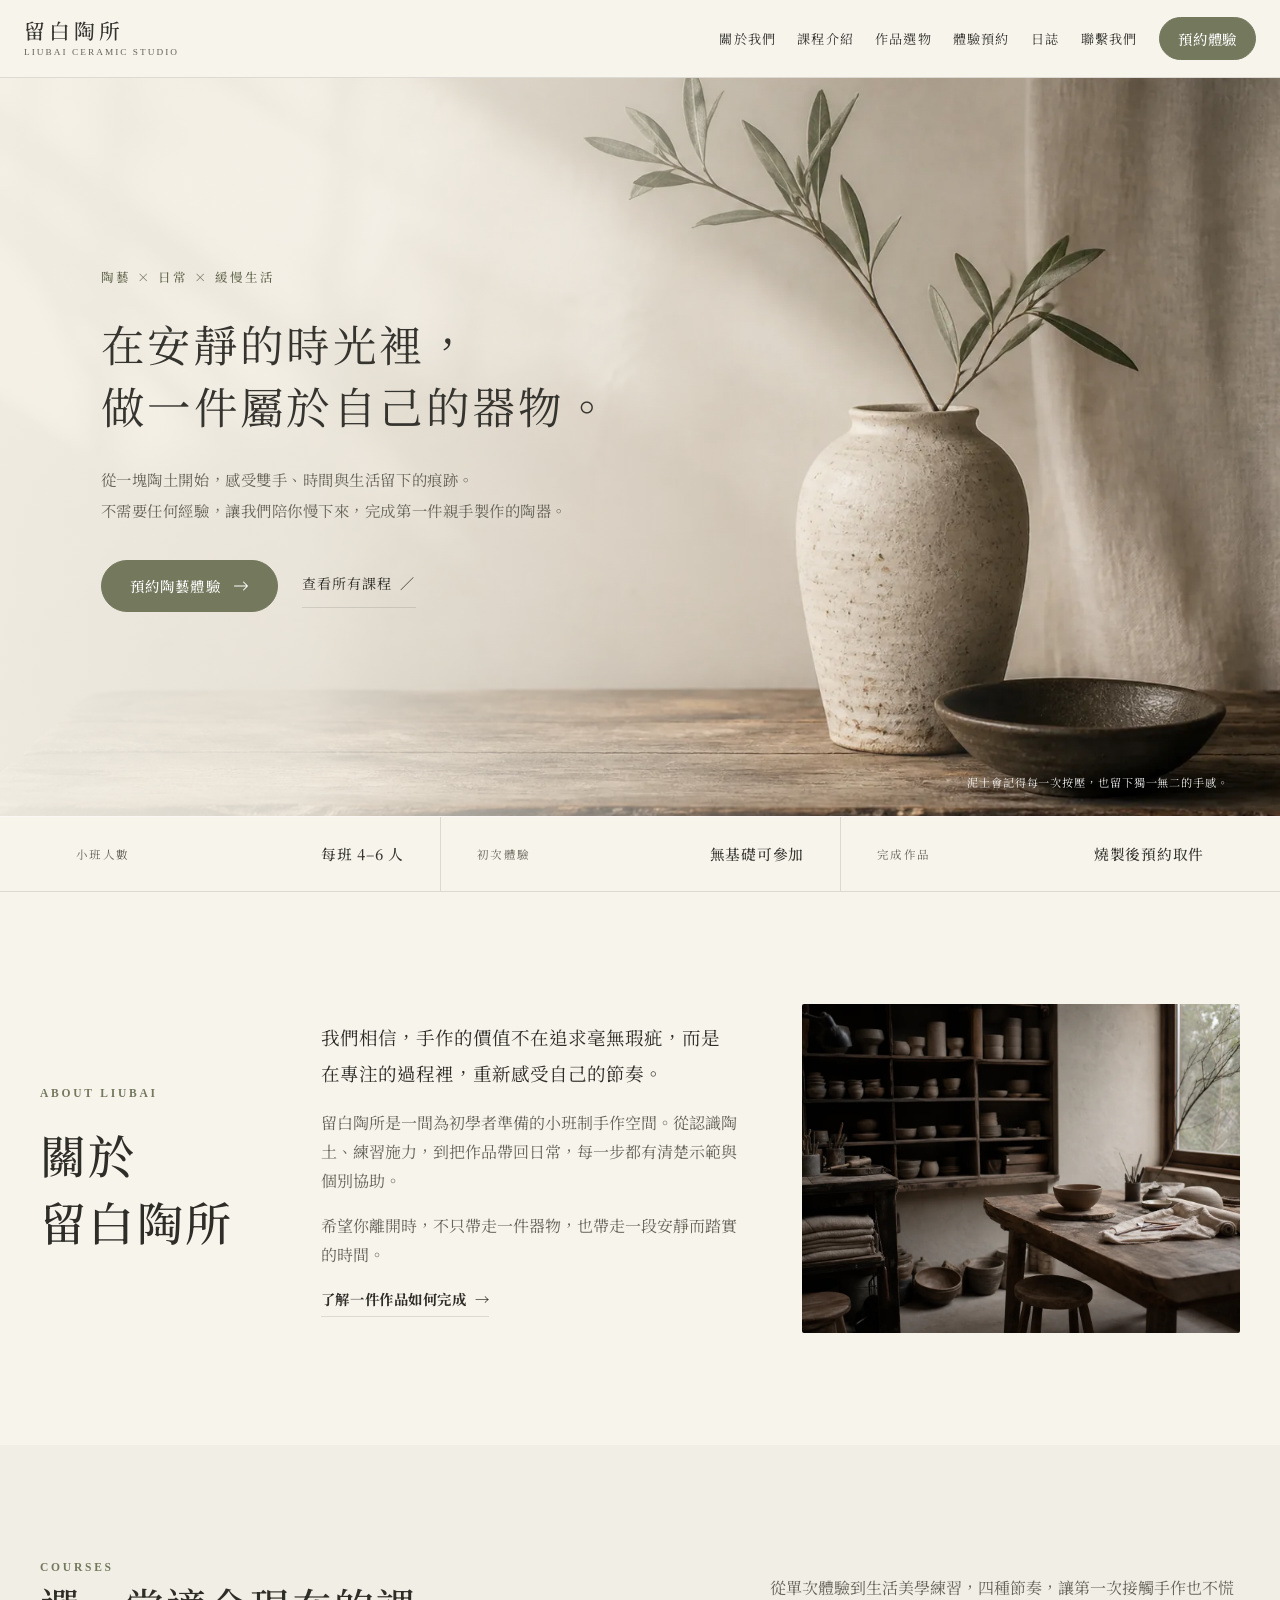
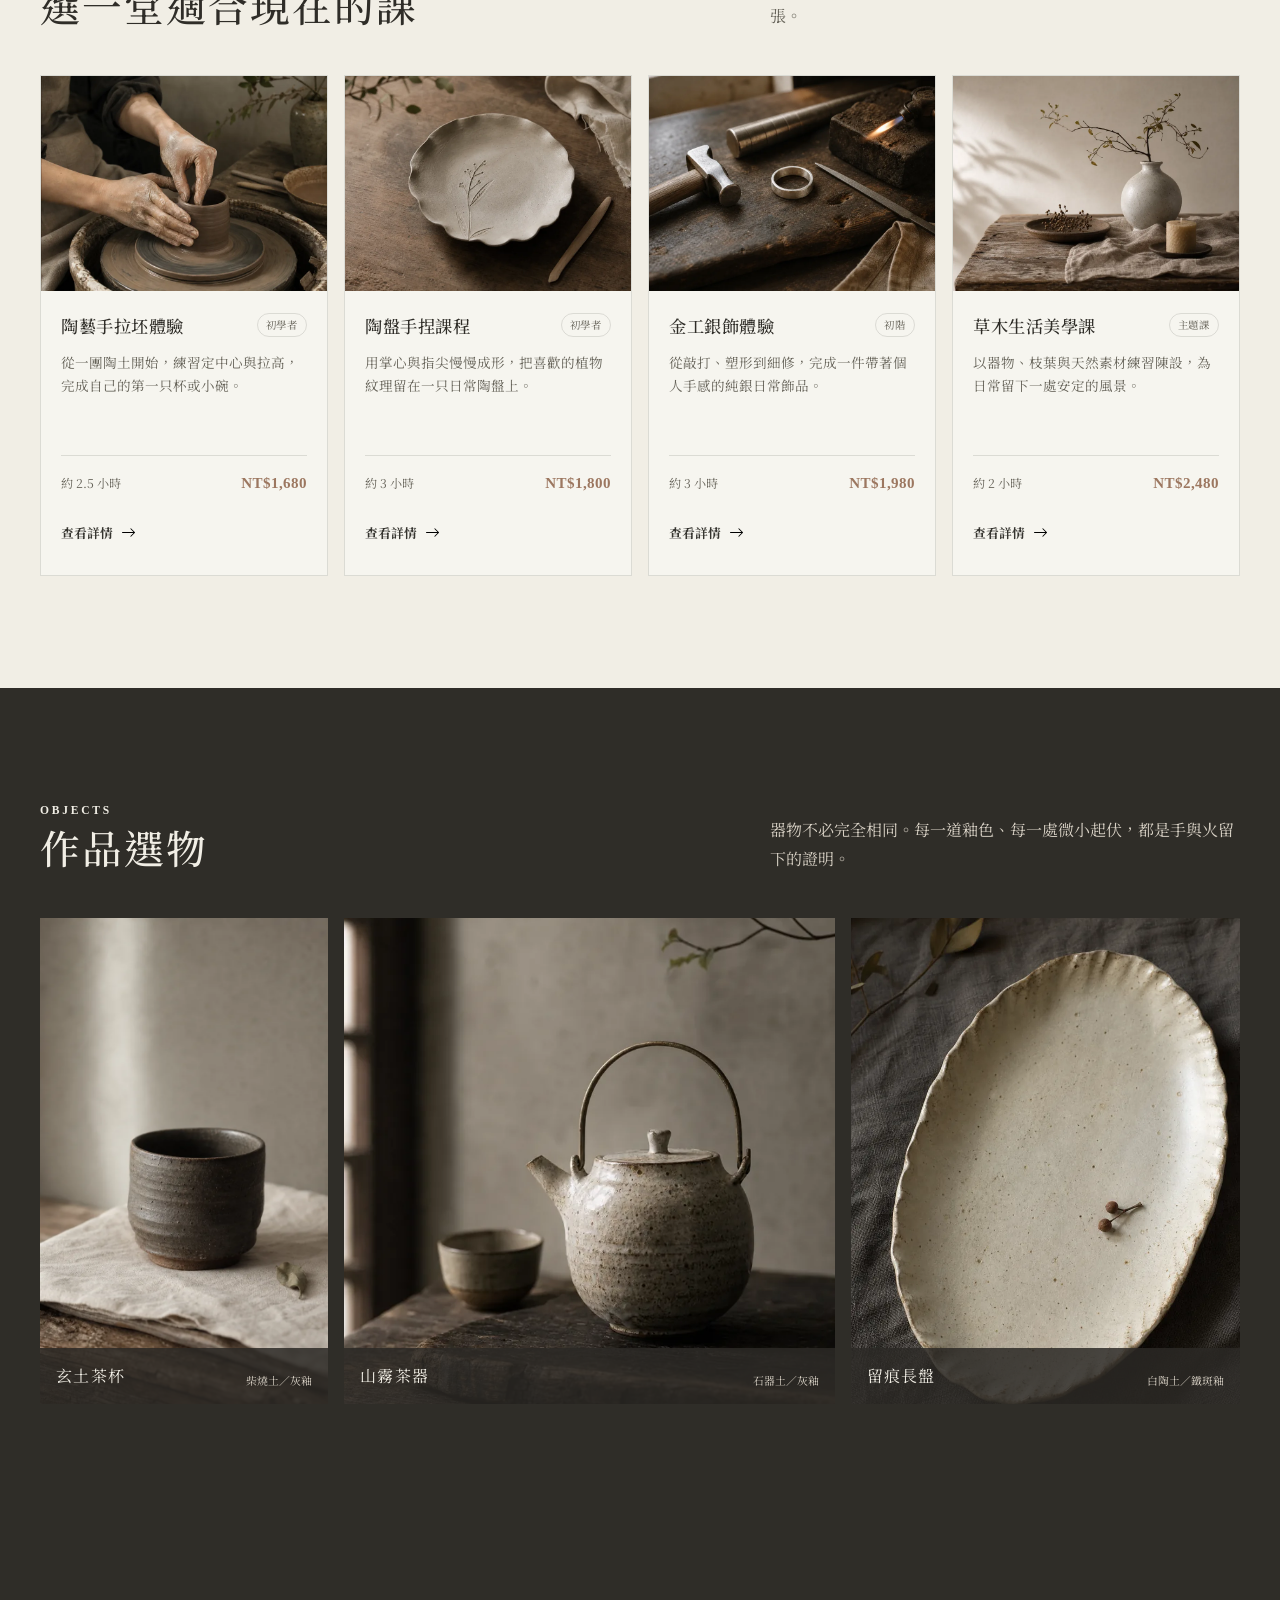
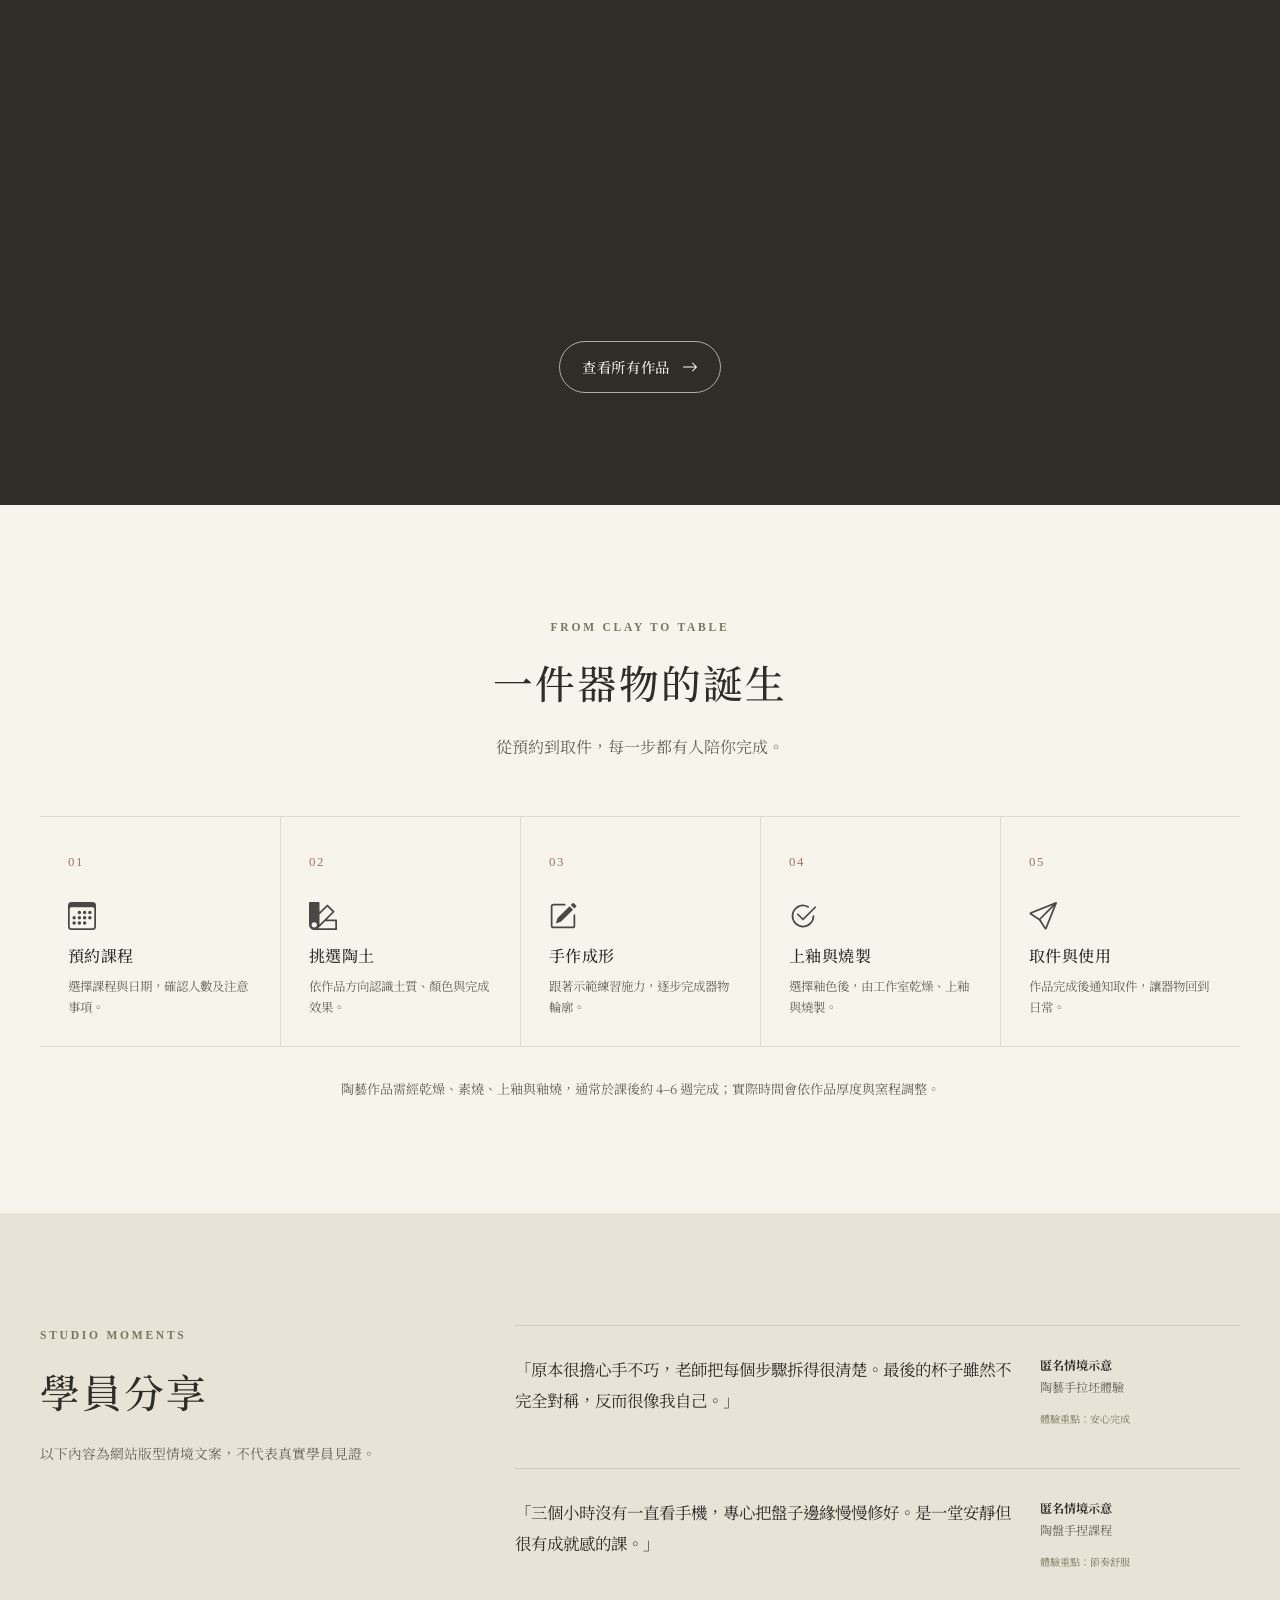
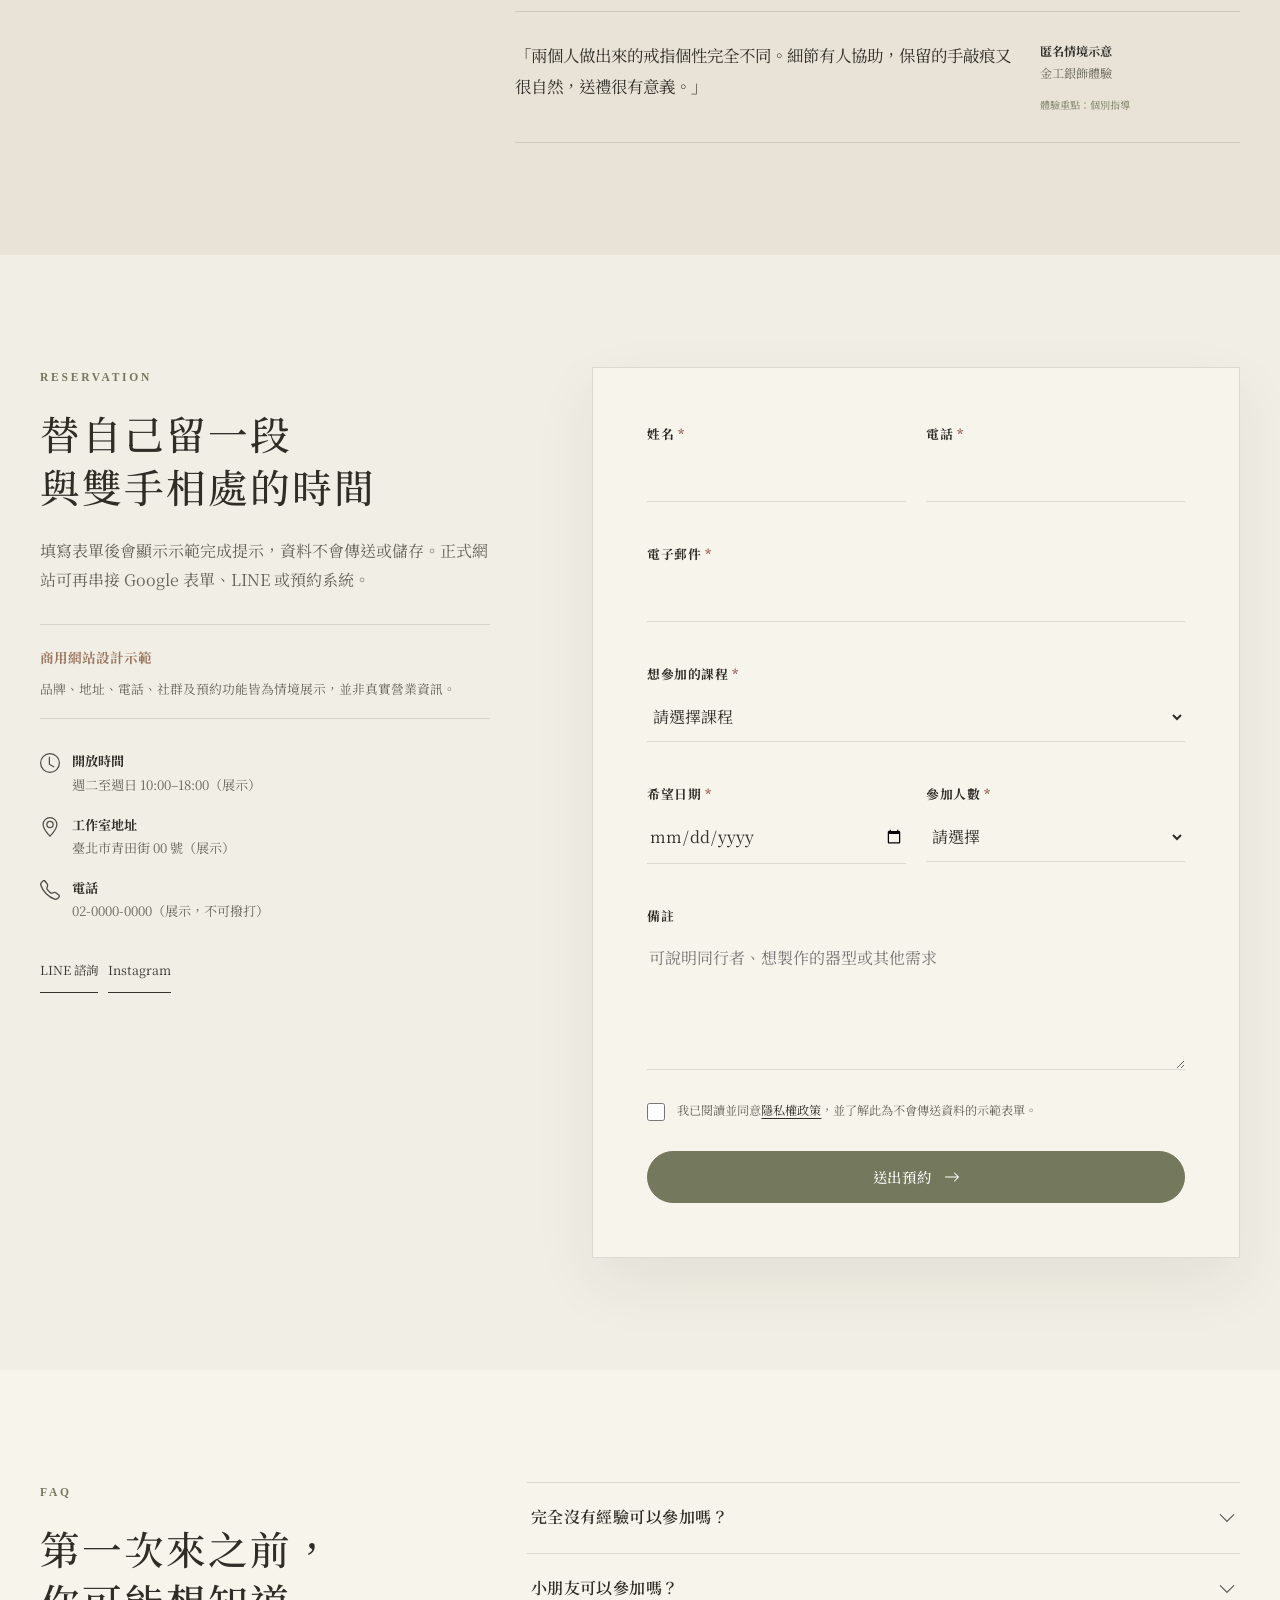
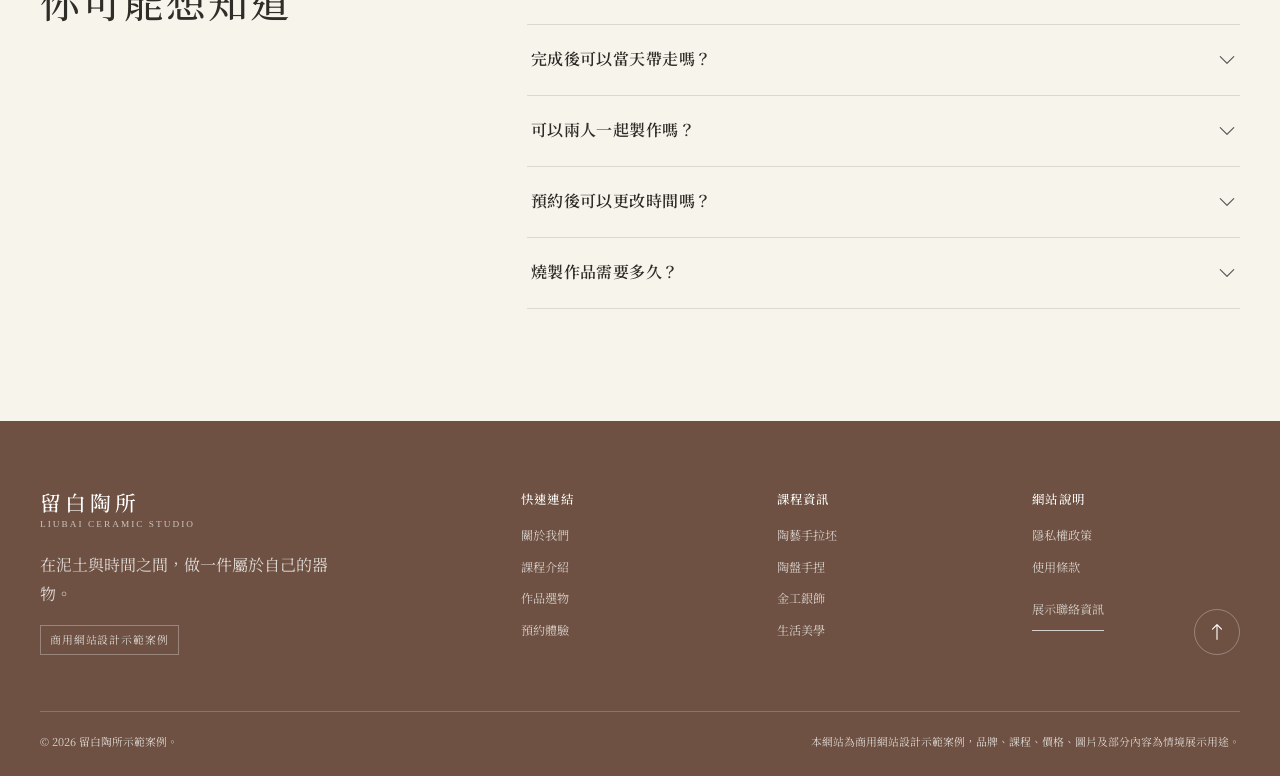
<file: index.html>
<!doctype html>
<html lang="zh-Hant">
<head>
  <meta charset="utf-8">
  <meta name="viewport" content="width=device-width, initial-scale=1">
  <title>留白陶所｜陶藝工作室網站設計示範案例</title>
  <meta name="description" content="以侘寂、留白與自然材質風格打造的陶藝工作室網站設計示範，包含課程、作品、流程、FAQ 與預約入口。">
  <meta name="robots" content="noindex, follow">
  <meta name="theme-color" content="#F2EFE7">
  <link rel="canonical" href="https://gavin1424.github.io/liubai-pottery-studio-demo/">
  <meta property="og:type" content="website">
  <meta property="og:locale" content="zh_TW">
  <meta property="og:title" content="留白陶所｜陶藝工作室網站設計示範案例">
  <meta property="og:description" content="以侘寂、留白與自然材質風格打造的陶藝工作室網站設計示範，包含課程、作品、流程、FAQ 與預約入口。">
  <meta property="og:url" content="https://gavin1424.github.io/liubai-pottery-studio-demo/">
  <meta property="og:image" content="https://gavin1424.github.io/liubai-pottery-studio-demo/assets/images/og-liubai.webp">
  <meta property="og:image:width" content="1200">
  <meta property="og:image:height" content="630">
  <meta property="og:image:alt" content="自然光下的手作陶瓶、枝葉與陶碗">
  <meta name="twitter:card" content="summary_large_image">
  <meta name="twitter:title" content="留白陶所｜陶藝工作室網站設計示範案例">
  <meta name="twitter:description" content="以侘寂、留白與自然材質風格打造的陶藝工作室網站設計示範。">
  <meta name="twitter:image" content="https://gavin1424.github.io/liubai-pottery-studio-demo/assets/images/og-liubai.webp">
  <link rel="icon" href="favicon.svg" type="image/svg+xml">
  <link rel="preconnect" href="https://fonts.googleapis.com">
  <link rel="preconnect" href="https://fonts.gstatic.com" crossorigin>
  <link href="https://fonts.googleapis.com/css2?family=Noto+Serif+TC:wght@300;400;500;600&display=swap" rel="stylesheet">
  <link rel="stylesheet" href="styles.css?v=20260724-intermediate-rwd-1">
  <script type="application/ld+json">
  {
    "@context": "https://schema.org",
    "@graph": [
      {
        "@type": "WebSite",
        "@id": "https://gavin1424.github.io/liubai-pottery-studio-demo/#website",
        "url": "https://gavin1424.github.io/liubai-pottery-studio-demo/",
        "name": "留白陶所｜陶藝工作室網站設計示範案例",
        "description": "以侘寂、留白與自然材質風格打造的陶藝工作室網站設計示範。",
        "inLanguage": "zh-Hant"
      },
      {
        "@type": "CreativeWork",
        "@id": "https://gavin1424.github.io/liubai-pottery-studio-demo/#creative-work",
        "name": "留白陶所商用網站設計示範案例",
        "url": "https://gavin1424.github.io/liubai-pottery-studio-demo/",
        "description": "虛構陶藝與手作課程品牌的網站版型與互動設計展示。",
        "isPartOf": {
          "@id": "https://gavin1424.github.io/liubai-pottery-studio-demo/#website"
        },
        "genre": "網站設計示範",
        "inLanguage": "zh-Hant"
      }
    ]
  }
  </script>
</head>
<body>
  <a class="skip-link" href="#main-content">跳到主要內容</a>

  <header class="site-header" data-header>
    <div class="header-inner">
      <a class="brand" href="#top" aria-label="留白陶所首頁">
        <span class="brand-zh">留白陶所</span>
        <span class="brand-en">LIUBAI CERAMIC STUDIO</span>
      </a>

      <button class="menu-toggle" type="button" aria-expanded="false" aria-controls="primary-nav" aria-label="開啟導覽選單">
        <img class="menu-icon menu-icon-open" src="assets/icons/list.svg" width="24" height="24" alt="">
        <img class="menu-icon menu-icon-close" src="assets/icons/x-lg.svg" width="20" height="20" alt="">
      </button>

      <nav id="primary-nav" class="primary-nav" aria-label="主要導覽">
        <a href="#about">關於我們</a>
        <a href="#courses">課程介紹</a>
        <a href="#works">作品選物</a>
        <a href="#booking">體驗預約</a>
        <a href="#stories">日誌</a>
        <a href="#booking">聯繫我們</a>
        <a class="button button-small" href="#booking">預約體驗</a>
      </nav>
    </div>
  </header>

  <main id="main-content">
    <section id="top" class="hero" aria-labelledby="hero-title">
      <picture class="hero-media">
        <img src="assets/images/hero-ceramics.webp" width="1600" height="1066" alt="自然光下的手作陶瓶、枝葉與深色陶碗" fetchpriority="high">
      </picture>
      <div class="hero-shade" aria-hidden="true"></div>

      <div class="hero-inner">
        <div class="hero-content reveal">
          <p class="hero-eyebrow">陶藝 × 日常 × 緩慢生活</p>
          <h1 id="hero-title">
            <span class="hero-title-line">在安靜的時光裡，</span>
            <span class="hero-title-line">做一件屬於自己的<span class="no-break">器物。</span></span>
          </h1>
          <p class="hero-description">
            從一塊陶土開始，感受雙手、時間與生活留下的痕跡。<br>
            不需要任何經驗，讓我們陪你慢下來，完成第一件親手製作的陶器。
          </p>
          <div class="hero-actions">
            <a class="button hero-primary" href="#booking">預約陶藝體驗 <img src="assets/icons/arrow-right.svg" width="16" height="16" alt=""></a>
            <a class="text-link" href="#courses">查看所有課程 <span aria-hidden="true">／</span></a>
          </div>
        </div>
      </div>

      <p class="hero-caption">泥土會記得每一次按壓，也留下獨一無二的手感。</p>
    </section>

    <section class="experience-facts" aria-label="體驗課程資訊">
      <div class="experience-facts-inner">
        <div class="experience-fact">
          <span>小班人數</span>
          <strong>每班 4–6 人</strong>
        </div>
        <div class="experience-fact">
          <span>初次體驗</span>
          <strong>無基礎可參加</strong>
        </div>
        <div class="experience-fact">
          <span>完成作品</span>
          <strong>燒製後預約取件</strong>
        </div>
      </div>
    </section>

    <section id="about" class="section about-section" aria-labelledby="about-title">
      <div class="section-inner about-grid">
        <div class="section-heading reveal">
          <p class="eyebrow">ABOUT LIUBAI</p>
          <h2 id="about-title">關於<br>留白陶所</h2>
        </div>
        <div class="about-copy reveal reveal-delay-1">
          <p class="about-lead">我們相信，手作的價值不在追求毫無瑕疵，而是在專注的過程裡，重新感受自己的節奏。</p>
          <p>留白陶所是一間為初學者準備的小班制手作空間。從認識陶土、練習施力，到把作品帶回日常，每一步都有清楚示範與個別協助。</p>
          <p>希望你離開時，不只帶走一件器物，也帶走一段安靜而踏實的時間。</p>
          <a class="text-link" href="#process">了解一件作品如何完成 <span aria-hidden="true">→</span></a>
        </div>
        <figure class="about-media reveal reveal-delay-2">
          <img src="assets/images/studio-about.webp" width="1200" height="900" loading="lazy" alt="自然光陶藝工作室內的木桌、工具與陶器層架">
        </figure>
      </div>
    </section>

    <section id="courses" class="section courses-section" aria-labelledby="courses-title">
      <div class="section-inner">
        <div class="section-top reveal">
          <div>
            <p class="eyebrow">COURSES</p>
            <h2 id="courses-title">選一堂適合現在的課</h2>
          </div>
          <p>從單次體驗到生活美學練習，四種節奏，讓第一次接觸手作也不慌張。</p>
        </div>

        <div class="course-grid">
          <article class="course-card reveal" data-course="陶藝手拉坯體驗" data-duration="2.5 小時" data-level="初學者" data-price="NT$1,680" data-detail="從練土、定中心到拉出杯形，老師會分段示範並協助修整。費用含基礎材料、釉色選擇與一次燒製。">
            <div class="course-image">
              <img src="assets/images/course-wheel.webp" width="900" height="676" loading="lazy" alt="雙手在陶藝拉坯機上塑形一只陶杯">
            </div>
            <div class="course-body">
              <div class="course-title-row"><h3>陶藝手拉坯體驗</h3><span>初學者</span></div>
              <p>從一團陶土開始，練習定中心與拉高，完成自己的第一只杯或小碗。</p>
              <div class="course-meta"><span>約 2.5 小時</span><strong>NT$1,680</strong></div>
              <button class="course-detail" type="button">查看詳情 <img src="assets/icons/arrow-right.svg" width="15" height="15" alt=""></button>
            </div>
          </article>

          <article class="course-card reveal reveal-delay-1" data-course="陶盤手捏課程" data-duration="3 小時" data-level="初學者" data-price="NT$1,800" data-detail="以手捏與泥板成形製作一只日常陶盤，練習邊緣整理、紋理壓印與簡單裝飾。費用含材料與一次燒製。">
            <div class="course-image">
              <img src="assets/images/course-plate.webp" width="900" height="676" loading="lazy" alt="木桌上的手捏陶盤與植物壓紋">
            </div>
            <div class="course-body">
              <div class="course-title-row"><h3>陶盤手捏課程</h3><span>初學者</span></div>
              <p>用掌心與指尖慢慢成形，把喜歡的植物紋理留在一只日常陶盤上。</p>
              <div class="course-meta"><span>約 3 小時</span><strong>NT$1,800</strong></div>
              <button class="course-detail" type="button">查看詳情 <img src="assets/icons/arrow-right.svg" width="15" height="15" alt=""></button>
            </div>
          </article>

          <article class="course-card reveal reveal-delay-2" data-course="金工銀飾體驗" data-duration="3 小時" data-level="初階" data-price="NT$1,980" data-detail="從銀材整形、敲紋、焊接到表面處理，完成一只帶有手作紋理的純銀戒指。費用含基本銀料與工具使用。">
            <div class="course-image">
              <img src="assets/images/course-silver.webp" width="900" height="676" loading="lazy" alt="木製金工桌上的銀戒、手錘與金工工具">
            </div>
            <div class="course-body">
              <div class="course-title-row"><h3>金工銀飾體驗</h3><span>初階</span></div>
              <p>從敲打、塑形到細修，完成一件帶著個人手感的純銀日常飾品。</p>
              <div class="course-meta"><span>約 3 小時</span><strong>NT$1,980</strong></div>
              <button class="course-detail" type="button">查看詳情 <img src="assets/icons/arrow-right.svg" width="15" height="15" alt=""></button>
            </div>
          </article>

          <article class="course-card reveal reveal-delay-3" data-course="草木生活美學課" data-duration="2 小時" data-level="主題課" data-price="NT$2,480" data-detail="依當季素材練習器物搭配、枝葉構成與桌面陳設，帶回一組完成的生活風景。課程主題會隨季節調整。">
            <div class="course-image">
              <img src="assets/images/course-lifestyle.webp" width="900" height="676" loading="lazy" alt="陶瓶、枝葉、亞麻與蜂蠟燭組成的生活美學靜物">
            </div>
            <div class="course-body">
              <div class="course-title-row"><h3>草木生活美學課</h3><span>主題課</span></div>
              <p>以器物、枝葉與天然素材練習陳設，為日常留下一處安定的風景。</p>
              <div class="course-meta"><span>約 2 小時</span><strong>NT$2,480</strong></div>
              <button class="course-detail" type="button">查看詳情 <img src="assets/icons/arrow-right.svg" width="15" height="15" alt=""></button>
            </div>
          </article>
        </div>
      </div>
    </section>

    <section id="works" class="section works-section" aria-labelledby="works-title">
      <div class="section-inner">
        <div class="section-top reveal">
          <div>
            <p class="eyebrow">OBJECTS</p>
            <h2 id="works-title">作品選物</h2>
          </div>
          <p>器物不必完全相同。每一道釉色、每一處微小起伏，都是手與火留下的證明。</p>
        </div>

        <div class="works-grid">
          <figure class="work-item work-tall reveal">
            <img src="assets/images/work-cup.webp" width="720" height="1126" loading="lazy" alt="深褐色手拉坯陶杯">
            <figcaption><span>玄土茶杯</span><small>柴燒土／灰釉</small></figcaption>
          </figure>
          <figure class="work-item work-wide reveal reveal-delay-1">
            <img src="assets/images/work-teapot.webp" width="720" height="900" loading="lazy" alt="灰白斑駁釉手作茶壺與茶杯">
            <figcaption><span>山霧茶器</span><small>石器土／灰釉</small></figcaption>
          </figure>
          <figure class="work-item reveal reveal-delay-2">
            <img src="assets/images/work-plate.webp" width="720" height="1126" loading="lazy" alt="暖白色不規則手作陶盤">
            <figcaption><span>留痕長盤</span><small>白陶土／鐵斑釉</small></figcaption>
          </figure>
          <figure class="work-item work-wide reveal reveal-delay-1">
            <img src="assets/images/work-vase.webp" width="720" height="1126" loading="lazy" alt="插有乾燥枝條的灰褐色高身陶花器">
            <figcaption><span>暮岩花器</span><small>盤築成形／煙灰釉</small></figcaption>
          </figure>
          <figure class="work-item reveal reveal-delay-2">
            <img src="assets/images/work-pendant.webp" width="720" height="1126" loading="lazy" alt="深色亞麻上的手敲紋純銀墜飾">
            <figcaption><span>月痕銀墜</span><small>純銀／手敲紋</small></figcaption>
          </figure>
          <figure class="work-item work-extra" hidden>
            <img src="assets/images/course-lifestyle.webp" width="900" height="676" loading="lazy" alt="陶瓶、枝葉與蜂蠟燭的生活器物陳設">
            <figcaption><span>季節的桌景</span><small>器物與草木陳設</small></figcaption>
          </figure>
        </div>
        <div class="works-action reveal">
          <button class="button button-outline" type="button" data-works-toggle aria-expanded="false">查看所有作品 <img src="assets/icons/arrow-right.svg" width="16" height="16" alt=""></button>
        </div>
      </div>
    </section>

    <section id="process" class="section process-section" aria-labelledby="process-title">
      <div class="section-inner">
        <div class="section-heading centered reveal">
          <p class="eyebrow">FROM CLAY TO TABLE</p>
          <h2 id="process-title">一件器物的誕生</h2>
          <p>從預約到取件，每一步都有人陪你完成。</p>
        </div>
        <ol class="process-list">
          <li class="reveal">
            <span class="process-number">01</span>
            <img src="assets/icons/calendar3.svg" width="28" height="28" alt="">
            <h3>預約課程</h3>
            <p>選擇課程與日期，確認人數及注意事項。</p>
          </li>
          <li class="reveal reveal-delay-1">
            <span class="process-number">02</span>
            <img src="assets/icons/palette2.svg" width="28" height="28" alt="">
            <h3>挑選陶土</h3>
            <p>依作品方向認識土質、顏色與完成效果。</p>
          </li>
          <li class="reveal reveal-delay-2">
            <span class="process-number">03</span>
            <img src="assets/icons/pencil-square.svg" width="28" height="28" alt="">
            <h3>手作成形</h3>
            <p>跟著示範練習施力，逐步完成器物輪廓。</p>
          </li>
          <li class="reveal reveal-delay-3">
            <span class="process-number">04</span>
            <img src="assets/icons/check2-circle.svg" width="28" height="28" alt="">
            <h3>上釉與燒製</h3>
            <p>選擇釉色後，由工作室乾燥、上釉與燒製。</p>
          </li>
          <li class="reveal reveal-delay-3">
            <span class="process-number">05</span>
            <img src="assets/icons/send.svg" width="28" height="28" alt="">
            <h3>取件與使用</h3>
            <p>作品完成後通知取件，讓器物回到日常。</p>
          </li>
        </ol>
        <p class="process-note reveal">陶藝作品需經乾燥、素燒、上釉與釉燒，通常於課後約 4–6 週完成；實際時間會依作品厚度與窯程調整。</p>
      </div>
    </section>

    <section id="stories" class="section stories-section" aria-labelledby="stories-title">
      <div class="section-inner stories-grid">
        <div class="section-heading reveal">
          <p class="eyebrow">STUDIO MOMENTS</p>
          <h2 id="stories-title">學員分享</h2>
          <p>以下內容為網站版型情境文案，不代表真實學員見證。</p>
        </div>
        <div class="story-list">
          <blockquote class="story-card reveal">
            <p>「原本很擔心手不巧，老師把每個步驟拆得很清楚。最後的杯子雖然不完全對稱，反而很像我自己。」</p>
            <footer><strong>匿名情境示意</strong><span>陶藝手拉坯體驗</span><small>體驗重點：安心完成</small></footer>
          </blockquote>
          <blockquote class="story-card reveal reveal-delay-1">
            <p>「三個小時沒有一直看手機，專心把盤子邊緣慢慢修好。是一堂安靜但很有成就感的課。」</p>
            <footer><strong>匿名情境示意</strong><span>陶盤手捏課程</span><small>體驗重點：節奏舒服</small></footer>
          </blockquote>
          <blockquote class="story-card reveal reveal-delay-2">
            <p>「兩個人做出來的戒指個性完全不同。細節有人協助，保留的手敲痕又很自然，送禮很有意義。」</p>
            <footer><strong>匿名情境示意</strong><span>金工銀飾體驗</span><small>體驗重點：個別指導</small></footer>
          </blockquote>
        </div>
      </div>
    </section>

    <section id="booking" class="section booking-section" aria-labelledby="booking-title">
      <div class="section-inner booking-grid">
        <div class="booking-intro reveal">
          <p class="eyebrow">RESERVATION</p>
          <h2 id="booking-title">替自己留一段<br>與雙手相處的時間</h2>
          <p>填寫表單後會顯示示範完成提示，資料不會傳送或儲存。正式網站可再串接 Google 表單、LINE 或預約系統。</p>

          <div class="demo-notice" role="note">
            <strong>商用網站設計示範</strong>
            <p>品牌、地址、電話、社群及預約功能皆為情境展示，並非真實營業資訊。</p>
          </div>

          <address class="contact-list">
            <div><img src="assets/icons/clock.svg" width="20" height="20" alt=""><span><strong>開放時間</strong>週二至週日 10:00–18:00（展示）</span></div>
            <div><img src="assets/icons/geo-alt.svg" width="20" height="20" alt=""><span><strong>工作室地址</strong>臺北市青田街 00 號（展示）</span></div>
            <div><img src="assets/icons/telephone.svg" width="20" height="20" alt=""><span><strong>電話</strong>02-0000-0000（展示，不可撥打）</span></div>
          </address>

          <div class="social-actions" aria-label="示範聯絡管道">
            <button type="button" data-demo-contact="LINE">LINE 諮詢</button>
            <button type="button" data-demo-contact="Instagram">Instagram</button>
          </div>
        </div>

        <form class="booking-form reveal reveal-delay-1" novalidate>
          <div class="form-row">
            <div class="form-field">
              <label for="name">姓名 <span aria-hidden="true">*</span></label>
              <input id="name" name="name" type="text" autocomplete="name" required>
              <span class="field-error" id="name-error"></span>
            </div>
            <div class="form-field">
              <label for="phone">電話 <span aria-hidden="true">*</span></label>
              <input id="phone" name="phone" type="tel" inputmode="tel" autocomplete="tel" required>
              <span class="field-error" id="phone-error"></span>
            </div>
          </div>
          <div class="form-field">
            <label for="email">電子郵件 <span aria-hidden="true">*</span></label>
            <input id="email" name="email" type="email" autocomplete="email" required>
            <span class="field-error" id="email-error"></span>
          </div>
          <div class="form-field">
            <label for="course">想參加的課程 <span aria-hidden="true">*</span></label>
            <select id="course" name="course" required>
              <option value="">請選擇課程</option>
              <option>陶藝手拉坯體驗</option>
              <option>陶盤手捏課程</option>
              <option>金工銀飾體驗</option>
              <option>草木生活美學課</option>
            </select>
            <span class="field-error" id="course-error"></span>
          </div>
          <div class="form-row">
            <div class="form-field">
              <label for="date">希望日期 <span aria-hidden="true">*</span></label>
              <input id="date" name="date" type="date" required>
              <span class="field-error" id="date-error"></span>
            </div>
            <div class="form-field">
              <label for="guests">參加人數 <span aria-hidden="true">*</span></label>
              <select id="guests" name="guests" required>
                <option value="">請選擇</option>
                <option value="1">1 人</option>
                <option value="2">2 人</option>
                <option value="3">3 人</option>
                <option value="4">4 人</option>
              </select>
              <span class="field-error" id="guests-error"></span>
            </div>
          </div>
          <div class="form-field">
            <label for="note">備註</label>
            <textarea id="note" name="note" rows="4" placeholder="可說明同行者、想製作的器型或其他需求"></textarea>
          </div>
          <div class="form-check">
            <input id="privacy-consent" name="privacy" type="checkbox" required>
            <label for="privacy-consent">我已閱讀並同意<a href="privacy.html">隱私權政策</a>，並了解此為不會傳送資料的示範表單。</label>
          </div>
          <span class="field-error" id="privacy-error"></span>
          <button class="button form-submit" type="submit">送出預約 <img src="assets/icons/arrow-right.svg" width="16" height="16" alt=""></button>
          <div class="form-success" role="status" aria-live="polite" hidden>
            <strong>示範預約已完成。</strong>
            <p>欄位驗證正常；本次資料未送出、未儲存。正式合作後可串接品牌的表單或 LINE。</p>
          </div>
        </form>
      </div>
    </section>

    <section id="faq" class="section faq-section" aria-labelledby="faq-title">
      <div class="section-inner faq-grid">
        <div class="section-heading reveal">
          <p class="eyebrow">FAQ</p>
          <h2 id="faq-title">第一次來之前，<br>你可能想知道</h2>
        </div>
        <div class="faq-list reveal reveal-delay-1">
          <details>
            <summary>完全沒有經驗可以參加嗎？<img src="assets/icons/chevron-down.svg" width="18" height="18" alt=""></summary>
            <p>可以。體驗課會從材料、工具與基本動作開始示範，並依每位學員的進度個別協助。</p>
          </details>
          <details>
            <summary>小朋友可以參加嗎？<img src="assets/icons/chevron-down.svg" width="18" height="18" alt=""></summary>
            <p>建議 10 歲以上由家長陪同參加；年齡較小或團體親子課，可先提供人數與年齡再確認合適內容。</p>
          </details>
          <details>
            <summary>完成後可以當天帶走嗎？<img src="assets/icons/chevron-down.svg" width="18" height="18" alt=""></summary>
            <p>陶藝作品需要充分乾燥並完成兩次燒製，因此無法當天帶走。燒製完成後會另行通知取件。</p>
          </details>
          <details>
            <summary>可以兩人一起製作嗎？<img src="assets/icons/chevron-down.svg" width="18" height="18" alt=""></summary>
            <p>可以，兩人可選擇各自完成一件作品。若想共同製作同一件作品，建議先說明想法以確認器型與安排。</p>
          </details>
          <details>
            <summary>預約後可以更改時間嗎？<img src="assets/icons/chevron-down.svg" width="18" height="18" alt=""></summary>
            <p>可於課程開始前依工作室規則提出調整；實際可更改次數與期限，會在正式預約時清楚說明。</p>
          </details>
          <details>
            <summary>燒製作品需要多久？<img src="assets/icons/chevron-down.svg" width="18" height="18" alt=""></summary>
            <p>通常約 4–6 週。作品厚度、乾燥狀況與排窯時間都會影響完成日，工作室會在出窯後通知。</p>
          </details>
        </div>
      </div>
    </section>
  </main>

  <footer class="site-footer">
    <div class="footer-inner">
      <div class="footer-brand">
        <a class="brand brand-light" href="#top">
          <span class="brand-zh">留白陶所</span>
          <span class="brand-en">LIUBAI CERAMIC STUDIO</span>
        </a>
        <p>在泥土與時間之間，做一件屬於自己的器物。</p>
        <span class="demo-label">商用網站設計示範案例</span>
      </div>
      <div>
        <h2>快速連結</h2>
        <a href="#about">關於我們</a>
        <a href="#courses">課程介紹</a>
        <a href="#works">作品選物</a>
        <a href="#booking">預約體驗</a>
      </div>
      <div>
        <h2>課程資訊</h2>
        <a href="#courses">陶藝手拉坯</a>
        <a href="#courses">陶盤手捏</a>
        <a href="#courses">金工銀飾</a>
        <a href="#courses">生活美學</a>
      </div>
      <div>
        <h2>網站說明</h2>
        <a href="privacy.html">隱私權政策</a>
        <a href="terms.html">使用條款</a>
        <button type="button" data-demo-contact="contact">展示聯絡資訊</button>
      </div>
      <button class="back-to-top" type="button" aria-label="回到頁面頂部">
        <img src="assets/icons/arrow-up.svg" width="18" height="18" alt="">
      </button>
    </div>
    <div class="footer-bottom">
      <p>© 2026 留白陶所示範案例。</p>
      <p>本網站為商用網站設計示範案例，品牌、課程、價格、圖片及部分內容為情境展示用途。</p>
    </div>
  </footer>

  <a class="mobile-booking-cta" href="#booking">立即預約</a>

  <dialog class="course-dialog" aria-labelledby="course-dialog-title">
    <button class="dialog-close" type="button" aria-label="關閉課程詳情"><img src="assets/icons/x-lg.svg" width="18" height="18" alt=""></button>
    <p class="eyebrow">COURSE DETAIL</p>
    <h2 id="course-dialog-title"></h2>
    <div class="dialog-meta"><span data-dialog-duration></span><span data-dialog-level></span><strong data-dialog-price></strong></div>
    <p data-dialog-detail></p>
    <button class="button dialog-reserve" type="button">選擇這堂課並預約 <img src="assets/icons/arrow-right.svg" width="16" height="16" alt=""></button>
  </dialog>

  <dialog class="demo-dialog" aria-labelledby="demo-dialog-title">
    <button class="dialog-close" type="button" aria-label="關閉提示"><img src="assets/icons/x-lg.svg" width="18" height="18" alt=""></button>
    <p class="eyebrow">DEMO MODE</p>
    <h2 id="demo-dialog-title">這是展示網站</h2>
    <p>此品牌與聯絡方式為情境示範，不會連到虛構帳號或撥打假電話。正式合作後可替換為品牌的 LINE、Instagram、電話或預約表單。</p>
    <button class="button dialog-confirm" type="button">我知道了</button>
  </dialog>

  <script src="script.js?v=20260724-intermediate-rwd-1" defer></script>
</body>
</html>
</file>
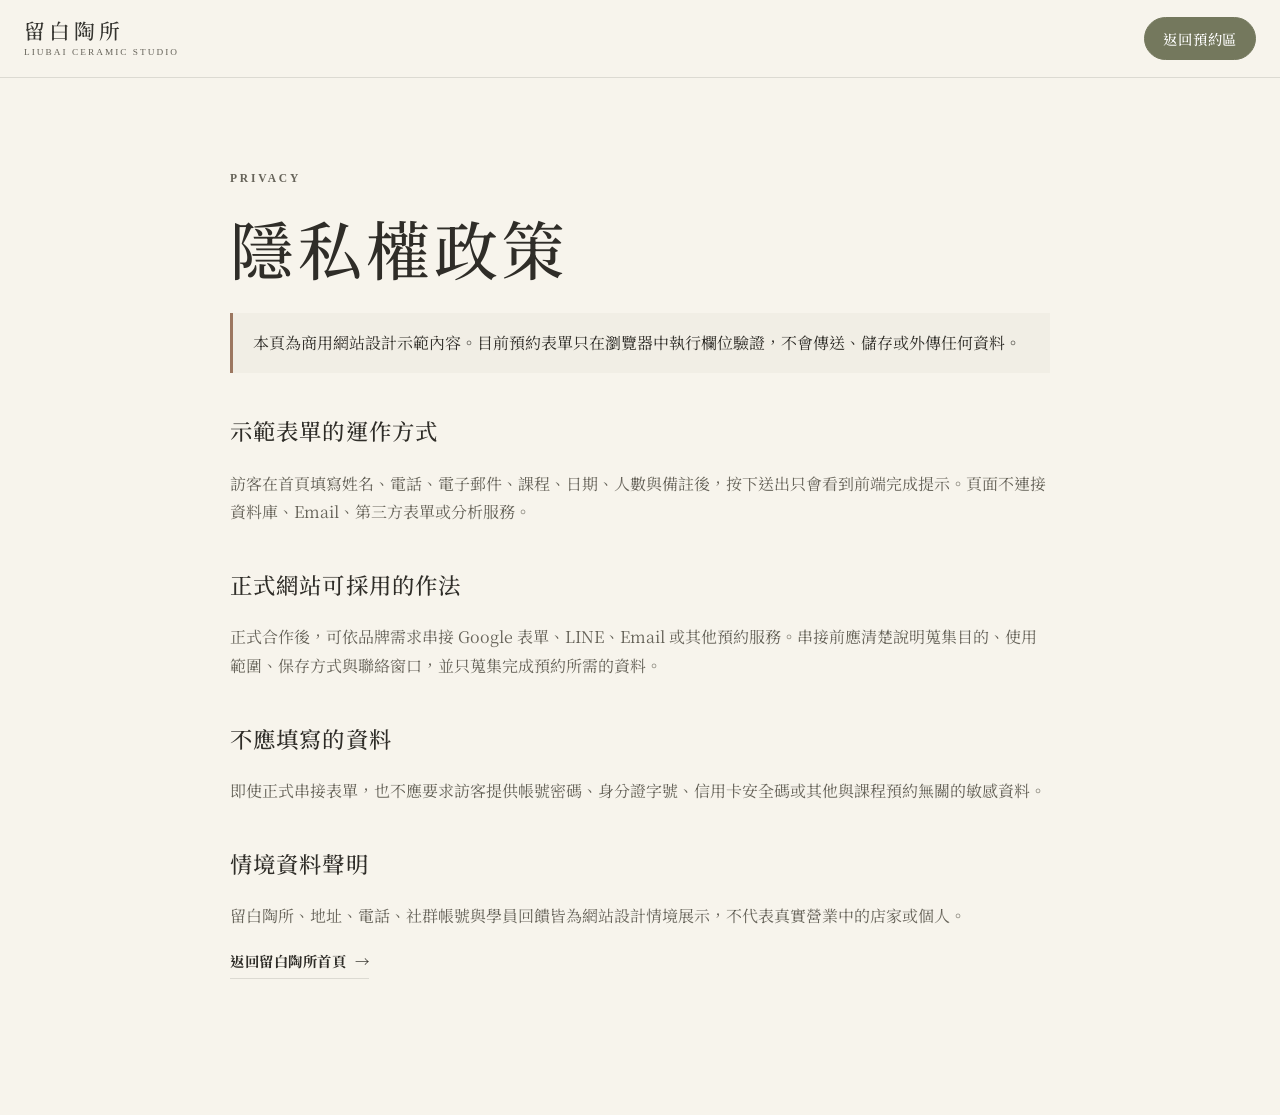
<file: privacy.html>
<!doctype html>
<html lang="zh-Hant">
<head>
  <meta charset="utf-8">
  <meta name="viewport" content="width=device-width, initial-scale=1">
  <title>隱私權政策｜留白陶所示範網站</title>
  <meta name="description" content="留白陶所商用網站設計示範案例的隱私權說明。">
  <meta name="robots" content="noindex, follow">
  <link rel="icon" href="favicon.svg" type="image/svg+xml">
  <link rel="preconnect" href="https://fonts.googleapis.com">
  <link rel="preconnect" href="https://fonts.gstatic.com" crossorigin>
  <link href="https://fonts.googleapis.com/css2?family=Noto+Serif+TC:wght@300;400;500;600&display=swap" rel="stylesheet">
  <link rel="stylesheet" href="styles.css?v=20260724-intermediate-rwd-1">
</head>
<body class="legal-page">
  <header class="site-header">
    <div class="header-inner">
      <a class="brand" href="index.html" aria-label="返回留白陶所首頁">
        <span class="brand-zh">留白陶所</span>
        <span class="brand-en">LIUBAI CERAMIC STUDIO</span>
      </a>
      <a class="button button-small" href="index.html#booking">返回預約區</a>
    </div>
  </header>
  <main class="legal-main">
    <p class="eyebrow">PRIVACY</p>
    <h1>隱私權政策</h1>
    <p class="legal-note">本頁為商用網站設計示範內容。目前預約表單只在瀏覽器中執行欄位驗證，不會傳送、儲存或外傳任何資料。</p>

    <h2>示範表單的運作方式</h2>
    <p>訪客在首頁填寫姓名、電話、電子郵件、課程、日期、人數與備註後，按下送出只會看到前端完成提示。頁面不連接資料庫、Email、第三方表單或分析服務。</p>

    <h2>正式網站可採用的作法</h2>
    <p>正式合作後，可依品牌需求串接 Google 表單、LINE、Email 或其他預約服務。串接前應清楚說明蒐集目的、使用範圍、保存方式與聯絡窗口，並只蒐集完成預約所需的資料。</p>

    <h2>不應填寫的資料</h2>
    <p>即使正式串接表單，也不應要求訪客提供帳號密碼、身分證字號、信用卡安全碼或其他與課程預約無關的敏感資料。</p>

    <h2>情境資料聲明</h2>
    <p>留白陶所、地址、電話、社群帳號與學員回饋皆為網站設計情境展示，不代表真實營業中的店家或個人。</p>

    <p><a class="text-link" href="index.html">返回留白陶所首頁 <span aria-hidden="true">→</span></a></p>
  </main>
</body>
</html>
</file>
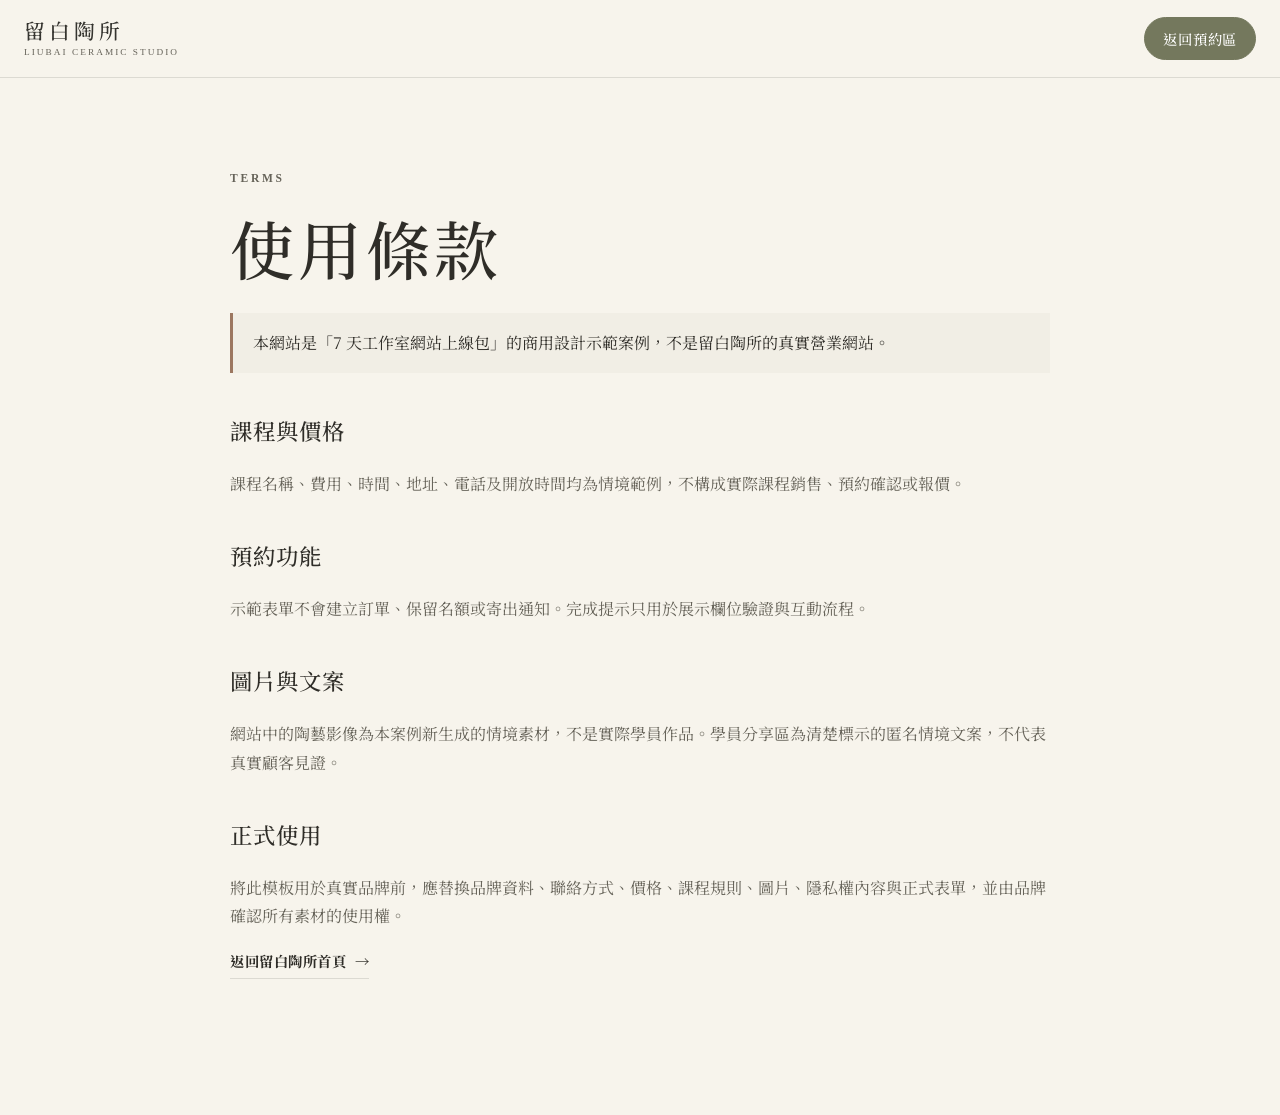
<file: terms.html>
<!doctype html>
<html lang="zh-Hant">
<head>
  <meta charset="utf-8">
  <meta name="viewport" content="width=device-width, initial-scale=1">
  <title>使用條款｜留白陶所示範網站</title>
  <meta name="description" content="留白陶所商用網站設計示範案例的使用說明。">
  <meta name="robots" content="noindex, follow">
  <link rel="icon" href="favicon.svg" type="image/svg+xml">
  <link rel="preconnect" href="https://fonts.googleapis.com">
  <link rel="preconnect" href="https://fonts.gstatic.com" crossorigin>
  <link href="https://fonts.googleapis.com/css2?family=Noto+Serif+TC:wght@300;400;500;600&display=swap" rel="stylesheet">
  <link rel="stylesheet" href="styles.css?v=20260724-intermediate-rwd-1">
</head>
<body class="legal-page">
  <header class="site-header">
    <div class="header-inner">
      <a class="brand" href="index.html" aria-label="返回留白陶所首頁">
        <span class="brand-zh">留白陶所</span>
        <span class="brand-en">LIUBAI CERAMIC STUDIO</span>
      </a>
      <a class="button button-small" href="index.html#booking">返回預約區</a>
    </div>
  </header>
  <main class="legal-main">
    <p class="eyebrow">TERMS</p>
    <h1>使用條款</h1>
    <p class="legal-note">本網站是「7 天工作室網站上線包」的商用設計示範案例，不是留白陶所的真實營業網站。</p>

    <h2>課程與價格</h2>
    <p>課程名稱、費用、時間、地址、電話及開放時間均為情境範例，不構成實際課程銷售、預約確認或報價。</p>

    <h2>預約功能</h2>
    <p>示範表單不會建立訂單、保留名額或寄出通知。完成提示只用於展示欄位驗證與互動流程。</p>

    <h2>圖片與文案</h2>
    <p>網站中的陶藝影像為本案例新生成的情境素材，不是實際學員作品。學員分享區為清楚標示的匿名情境文案，不代表真實顧客見證。</p>

    <h2>正式使用</h2>
    <p>將此模板用於真實品牌前，應替換品牌資料、聯絡方式、價格、課程規則、圖片、隱私權內容與正式表單，並由品牌確認所有素材的使用權。</p>

    <p><a class="text-link" href="index.html">返回留白陶所首頁 <span aria-hidden="true">→</span></a></p>
  </main>
</body>
</html>
</file>
<file: styles.css>
:root {
  --font-display: "Noto Serif TC", "Source Han Serif TC", "Songti TC", "PMingLiU", serif;
  --font-body: "Noto Serif TC", "Source Han Serif TC", "Songti TC", "PMingLiU", serif;
  --color-paper: #f1eee5;
  --color-paper-light: #f7f4ec;
  --color-ink: #35342f;
  --color-ink-soft: #666359;
  --color-olive: #74785d;
  --color-olive-dark: #62664d;
  --color-line: rgba(60, 58, 50, 0.14);
  --color-clay: #9c7760;
  --paper: var(--color-paper);
  --paper-deep: #e8e2d7;
  --warm-gray: #d8d1c5;
  --ink: var(--color-ink);
  --ink-strong: #2f2d28;
  --clay: var(--color-clay);
  --olive: var(--color-olive);
  --white: var(--color-paper-light);
  --muted: var(--color-ink-soft);
  --line: var(--color-line);
  --line-light: rgba(242, 239, 231, 0.2);
  --shadow: 0 18px 44px rgba(44, 41, 37, 0.1);
  --serif: var(--font-display);
  --sans: var(--font-body);
  --content: 1200px;
  --header-height: 78px;
}

*,
*::before,
*::after {
  box-sizing: border-box;
}

html {
  scroll-behavior: smooth;
  scroll-padding-top: calc(var(--header-height) + 20px);
}

body {
  margin: 0;
  min-width: 320px;
  background: var(--color-paper-light);
  color: var(--ink);
  font-family: var(--font-body);
  font-weight: 400;
  font-size: 16px;
  line-height: 1.8;
  text-rendering: optimizeLegibility;
  -webkit-font-smoothing: antialiased;
}

body.menu-open {
  overflow: hidden;
}

img {
  display: block;
  max-width: 100%;
  height: auto;
}

button,
input,
select,
textarea {
  font: inherit;
}

button,
a {
  -webkit-tap-highlight-color: transparent;
}

a {
  color: inherit;
  text-decoration: none;
}

button {
  color: inherit;
}

h1,
h2,
h3,
p {
  margin-top: 0;
}

h1,
h2,
h3 {
  font-family: var(--font-display);
  color: var(--ink-strong);
  font-weight: 500;
}

h1 {
  margin-bottom: 24px;
  font-size: clamp(2.7rem, 4.4vw, 5.1rem);
  line-height: 1.28;
  letter-spacing: 0.06em;
}

h2 {
  margin-bottom: 24px;
  font-size: clamp(2rem, 3.1vw, 3.5rem);
  line-height: 1.35;
  letter-spacing: 0.05em;
}

h3 {
  font-size: 1.2rem;
  line-height: 1.5;
  letter-spacing: 0.03em;
}

.hero-title-line {
  display: block;
}

.no-break {
  white-space: nowrap;
}

.hero-grid > *,
.about-grid > *,
.course-grid > *,
.works-grid > *,
.process-list > *,
.stories-grid > *,
.booking-grid > *,
.faq-grid > *,
.footer-inner > * {
  min-width: 0;
}

:focus-visible {
  outline: 3px solid rgba(111, 114, 88, 0.45);
  outline-offset: 4px;
}

.skip-link {
  position: fixed;
  z-index: 1000;
  top: 12px;
  left: 12px;
  padding: 10px 16px;
  background: var(--ink-strong);
  color: var(--white);
  transform: translateY(-150%);
}

.skip-link:focus {
  transform: translateY(0);
}

.eyebrow {
  margin-bottom: 18px;
  color: var(--olive);
  font-family: Georgia, "Times New Roman", serif;
  font-size: 0.72rem;
  font-weight: 700;
  letter-spacing: 0.24em;
  text-transform: uppercase;
}

.button,
.button-outline,
.mobile-booking-cta {
  display: inline-flex;
  min-height: 48px;
  align-items: center;
  justify-content: center;
  gap: 12px;
  border: 1px solid var(--olive);
  border-radius: 999px;
  background: var(--olive);
  color: #fff;
  cursor: pointer;
  font-size: 0.9rem;
  font-weight: 500;
  letter-spacing: 0.05em;
  padding: 12px 22px;
  transition: background-color 180ms ease, border-color 180ms ease, color 180ms ease, transform 180ms ease;
}

.button img,
.button-outline img {
  filter: brightness(0) invert(1);
  transition: transform 180ms ease;
}

.button:hover,
.button:focus-visible {
  background: #5d6149;
  border-color: #5d6149;
  transform: translateY(-2px);
}

.button:hover img,
.button:focus-visible img,
.button-outline:hover img,
.button-outline:focus-visible img {
  transform: translateX(4px);
}

.button-small {
  min-height: 42px;
  padding: 8px 18px;
  white-space: nowrap;
}

.button-outline {
  background: transparent;
  color: var(--ink);
  border-color: var(--ink);
}

.button-outline img {
  filter: none;
}

.button-outline:hover,
.button-outline:focus-visible {
  background: var(--ink);
  color: var(--white);
  transform: translateY(-2px);
}

.button-outline:hover img,
.button-outline:focus-visible img {
  filter: brightness(0) invert(1);
}

.text-link {
  display: inline-flex;
  align-items: center;
  gap: 8px;
  border-bottom: 1px solid var(--line);
  color: var(--ink-strong);
  font-size: 0.9rem;
  font-weight: 700;
  letter-spacing: 0.04em;
  padding-bottom: 4px;
  transition: border-color 180ms ease, color 180ms ease;
}

.text-link:hover,
.text-link:focus-visible {
  color: var(--clay);
  border-color: var(--clay);
}

.site-header {
  position: sticky;
  z-index: 100;
  top: 0;
  height: var(--header-height);
  border-bottom: 1px solid var(--line);
  background: rgba(247, 244, 236, 0.94);
  transition: background-color 180ms ease, box-shadow 180ms ease, backdrop-filter 180ms ease;
}

.site-header.is-scrolled {
  background: rgba(251, 250, 246, 0.88);
  box-shadow: 0 8px 24px rgba(44, 41, 37, 0.06);
  -webkit-backdrop-filter: blur(14px);
  backdrop-filter: blur(14px);
}

.header-inner {
  display: flex;
  width: min(calc(100% - 48px), 1320px);
  height: 100%;
  align-items: center;
  justify-content: space-between;
  margin: 0 auto;
}

.brand {
  display: inline-flex;
  flex-direction: column;
  line-height: 1;
}

.brand-zh {
  font-family: var(--serif);
  font-size: 1.3rem;
  font-weight: 500;
  letter-spacing: 0.2em;
}

.brand-en {
  margin-top: 7px;
  color: var(--muted);
  font-family: Georgia, "Times New Roman", serif;
  font-size: 0.58rem;
  letter-spacing: 0.22em;
}

.primary-nav {
  display: flex;
  align-items: center;
  gap: clamp(16px, 1.7vw, 30px);
}

.primary-nav > a:not(.button) {
  position: relative;
  font-size: 0.82rem;
  font-weight: 400;
  letter-spacing: 0.08em;
}

.primary-nav > a:not(.button)::after {
  position: absolute;
  right: 0;
  bottom: -8px;
  left: 0;
  height: 1px;
  background: var(--clay);
  content: "";
  transform: scaleX(0);
  transform-origin: right;
  transition: transform 180ms ease;
}

.primary-nav > a:not(.button):hover::after,
.primary-nav > a:not(.button):focus-visible::after {
  transform: scaleX(1);
  transform-origin: left;
}

.menu-toggle {
  display: none;
  width: 46px;
  height: 46px;
  align-items: center;
  justify-content: center;
  border: 0;
  background: transparent;
  cursor: pointer;
}

.menu-icon-close {
  display: none;
}

.hero {
  overflow: hidden;
  border-bottom: 1px solid var(--line);
}

.hero-grid {
  display: grid;
  min-height: min(780px, calc(100vh - var(--header-height)));
  grid-template-columns: minmax(570px, 0.9fr) minmax(600px, 1.1fr);
  align-items: stretch;
  margin-left: max(24px, calc((100vw - var(--content)) / 2));
}

.hero-copy {
  display: flex;
  max-width: 620px;
  flex-direction: column;
  justify-content: center;
  padding: 84px 64px 72px 0;
}

.hero h1 {
  font-size: clamp(2.45rem, 3vw, 2.7rem);
  letter-spacing: 0.02em;
}

.hero-lead {
  max-width: 470px;
  margin-bottom: 12px;
  color: var(--ink-strong);
  font-family: var(--serif);
  font-size: clamp(1.1rem, 1.4vw, 1.35rem);
  line-height: 1.8;
}

.hero-note {
  max-width: 460px;
  margin-bottom: 32px;
  color: var(--muted);
}

.hero-actions {
  display: flex;
  align-items: center;
  gap: 24px;
  margin-bottom: 46px;
}

.hero-facts {
  display: grid;
  margin: 0;
  grid-template-columns: repeat(3, 1fr);
  border-top: 1px solid var(--line);
  padding-top: 20px;
}

.hero-facts div {
  padding-right: 14px;
}

.hero-facts div + div {
  border-left: 1px solid var(--line);
  padding-left: 18px;
}

.hero-facts dt {
  color: var(--muted);
  font-size: 0.72rem;
  letter-spacing: 0.08em;
}

.hero-facts dd {
  margin: 3px 0 0;
  color: var(--ink-strong);
  font-family: var(--serif);
  font-size: 0.9rem;
  font-weight: 600;
}

.hero-media {
  position: relative;
  min-height: 680px;
  margin: 0;
  overflow: hidden;
}

.hero-media::after {
  position: absolute;
  right: 0;
  bottom: 0;
  left: 0;
  height: 34%;
  background: rgba(44, 41, 37, 0.12);
  content: "";
  pointer-events: none;
}

.hero-media > img {
  width: 100%;
  height: 100%;
  object-fit: cover;
  object-position: 59% center;
}

.hero-media figcaption {
  position: absolute;
  z-index: 1;
  right: 36px;
  bottom: 30px;
  max-width: 380px;
  border-left: 1px solid rgba(255, 255, 255, 0.55);
  color: #fff;
  font-family: var(--serif);
  font-size: 0.86rem;
  letter-spacing: 0.05em;
  padding-left: 18px;
}

.section {
  padding: 112px 0;
}

.section-inner {
  width: min(calc(100% - 48px), var(--content));
  margin: 0 auto;
}

.section-top {
  display: flex;
  align-items: end;
  justify-content: space-between;
  gap: 40px;
  margin-bottom: 44px;
}

.section-top h2,
.section-top p {
  margin-bottom: 0;
}

.section-top > p {
  max-width: 470px;
  color: var(--muted);
}

.section-heading.centered {
  max-width: 650px;
  margin: 0 auto 54px;
  text-align: center;
}

.section-heading.centered > p:last-child {
  color: var(--muted);
}

.about-section {
  background: var(--white);
}

.about-grid {
  display: grid;
  grid-template-columns: 0.52fr 1fr 1.05fr;
  align-items: center;
  gap: clamp(36px, 5vw, 84px);
}

.about-grid .section-heading h2 {
  margin-bottom: 0;
  font-size: clamp(2.2rem, 3.6vw, 4rem);
  line-height: 1.45;
}

.about-copy p {
  color: var(--muted);
}

.about-copy .about-lead {
  color: var(--ink-strong);
  font-family: var(--serif);
  font-size: 1.16rem;
  line-height: 1.9;
}

.about-media {
  margin: 0;
}

.about-media img {
  width: 100%;
  aspect-ratio: 4 / 3;
  border-radius: 2px;
  object-fit: cover;
}

.courses-section {
  background: var(--paper);
}

.course-grid {
  display: grid;
  grid-template-columns: repeat(4, minmax(0, 1fr));
  gap: 16px;
}

.course-card {
  min-width: 0;
  border: 1px solid var(--line);
  background: rgba(251, 250, 246, 0.62);
  transition: border-color 180ms ease, transform 180ms ease, box-shadow 180ms ease;
}

.course-card:hover {
  border-color: rgba(154, 109, 85, 0.5);
  box-shadow: 0 16px 34px rgba(44, 41, 37, 0.08);
  transform: translateY(-4px);
}

.course-image {
  aspect-ratio: 4 / 3;
  overflow: hidden;
}

.course-image img {
  width: 100%;
  height: 100%;
  object-fit: cover;
  transition: transform 500ms ease;
}

.course-card:hover .course-image img {
  transform: scale(1.025);
}

.course-body {
  padding: 22px 20px 20px;
}

.course-title-row {
  display: flex;
  align-items: start;
  justify-content: space-between;
  gap: 8px;
  margin-bottom: 12px;
}

.course-title-row h3 {
  margin: 0;
  font-size: 1.08rem;
}

.course-title-row span {
  flex: none;
  border: 1px solid var(--line);
  border-radius: 999px;
  color: var(--muted);
  font-size: 0.65rem;
  letter-spacing: 0.08em;
  padding: 2px 8px;
}

.course-body > p {
  min-height: 88px;
  margin-bottom: 16px;
  color: var(--muted);
  font-size: 0.85rem;
  line-height: 1.75;
}

.course-meta {
  display: flex;
  align-items: center;
  justify-content: space-between;
  border-top: 1px solid var(--line);
  margin-bottom: 14px;
  padding-top: 14px;
}

.course-meta span {
  color: var(--muted);
  font-size: 0.76rem;
}

.course-meta strong {
  color: var(--clay);
  font-family: Georgia, "Times New Roman", serif;
  font-size: 0.94rem;
  letter-spacing: 0.03em;
}

.course-detail {
  display: inline-flex;
  min-height: 44px;
  align-items: center;
  gap: 8px;
  border: 0;
  background: transparent;
  cursor: pointer;
  font-size: 0.8rem;
  font-weight: 700;
  padding: 6px 0;
}

.course-detail img {
  transition: transform 180ms ease;
}

.course-detail:hover img,
.course-detail:focus-visible img {
  transform: translateX(4px);
}

.works-section {
  background: var(--ink-strong);
  color: var(--paper);
}

.works-section h2,
.works-section .eyebrow {
  color: var(--paper);
}

.works-section .section-top > p {
  color: var(--warm-gray);
}

.works-grid {
  display: grid;
  grid-auto-flow: dense;
  grid-template-columns: repeat(12, 1fr);
  gap: 16px;
}

.work-item {
  position: relative;
  grid-column: span 4;
  margin: 0;
  overflow: hidden;
  background: #171512;
}

.work-item.work-wide {
  grid-column: span 5;
}

.work-item.work-tall {
  grid-column: span 3;
}

.work-item img {
  width: 100%;
  height: clamp(360px, 38vw, 540px);
  object-fit: cover;
  transition: opacity 220ms ease, transform 650ms ease;
}

.work-item:hover img {
  opacity: 0.86;
  transform: scale(1.025);
}

.work-item figcaption {
  position: absolute;
  right: 0;
  bottom: 0;
  left: 0;
  display: flex;
  align-items: end;
  justify-content: space-between;
  gap: 16px;
  background: rgba(44, 41, 37, 0.84);
  padding: 14px 16px;
}

.work-item figcaption span {
  font-family: var(--serif);
  font-size: 1rem;
  letter-spacing: 0.08em;
}

.work-item figcaption small {
  color: var(--warm-gray);
  font-size: 0.68rem;
}

.work-extra[hidden] {
  display: none;
}

.works-action {
  margin-top: 34px;
  text-align: center;
}

.works-section .button-outline {
  border-color: rgba(242, 239, 231, 0.65);
  color: var(--paper);
}

.works-section .button-outline img {
  filter: brightness(0) invert(1);
}

.works-section .button-outline:hover,
.works-section .button-outline:focus-visible {
  background: var(--paper);
  color: var(--ink-strong);
}

.works-section .button-outline:hover img,
.works-section .button-outline:focus-visible img {
  filter: none;
}

.process-section {
  background: var(--white);
}

.process-list {
  display: grid;
  margin: 0;
  grid-template-columns: repeat(5, 1fr);
  list-style: none;
  padding: 0;
}

.process-list li {
  position: relative;
  min-height: 230px;
  border-top: 1px solid var(--line);
  border-bottom: 1px solid var(--line);
  padding: 34px 28px 28px;
}

.process-list li + li {
  border-left: 1px solid var(--line);
}

.process-number {
  display: block;
  margin-bottom: 28px;
  color: var(--clay);
  font-family: Georgia, "Times New Roman", serif;
  font-size: 0.8rem;
  letter-spacing: 0.12em;
}

.process-list img {
  margin-bottom: 14px;
  opacity: 0.7;
}

.process-list h3 {
  margin-bottom: 8px;
  font-size: 1rem;
}

.process-list p {
  margin-bottom: 0;
  color: var(--muted);
  font-size: 0.78rem;
  line-height: 1.7;
}

.process-note {
  max-width: 800px;
  margin: 30px auto 0;
  color: var(--muted);
  font-size: 0.82rem;
  text-align: center;
}

.stories-section {
  background: var(--paper-deep);
}

.stories-grid {
  display: grid;
  grid-template-columns: 0.72fr 1.4fr;
  gap: clamp(48px, 8vw, 110px);
}

.stories-grid .section-heading > p:last-child {
  max-width: 420px;
  color: var(--muted);
  font-size: 0.86rem;
}

.story-list {
  display: grid;
  gap: 12px;
}

.story-card {
  display: grid;
  margin: 0;
  grid-template-columns: 1fr 200px;
  gap: 24px;
  border-top: 1px solid var(--line);
  padding: 28px 0;
}

.story-card:last-child {
  border-bottom: 1px solid var(--line);
}

.story-card > p {
  margin-bottom: 0;
  color: var(--ink-strong);
  font-family: var(--serif);
  font-size: 1.03rem;
  line-height: 1.9;
}

.story-card footer {
  display: flex;
  flex-direction: column;
  color: var(--muted);
  font-size: 0.76rem;
}

.story-card footer strong {
  color: var(--ink-strong);
}

.story-card footer small {
  margin-top: 12px;
  color: var(--olive);
}

.booking-section {
  background: var(--paper);
}

.booking-grid {
  display: grid;
  grid-template-columns: 0.82fr 1.18fr;
  gap: clamp(50px, 8vw, 120px);
  align-items: start;
}

.booking-intro {
  position: sticky;
  top: calc(var(--header-height) + 36px);
}

.booking-intro > p:not(.eyebrow) {
  color: var(--muted);
}

.demo-notice {
  border-top: 1px solid var(--line);
  border-bottom: 1px solid var(--line);
  margin: 30px 0;
  padding: 18px 0;
}

.demo-notice strong {
  color: var(--clay);
  font-size: 0.85rem;
}

.demo-notice p {
  margin: 5px 0 0;
  color: var(--muted);
  font-size: 0.8rem;
}

.contact-list {
  display: grid;
  gap: 16px;
  margin: 0 0 26px;
  font-style: normal;
}

.contact-list div {
  display: flex;
  align-items: start;
  gap: 12px;
  color: var(--muted);
  font-size: 0.82rem;
}

.contact-list img {
  flex: none;
  margin-top: 4px;
  opacity: 0.68;
}

.contact-list span {
  display: flex;
  flex-direction: column;
}

.contact-list strong {
  color: var(--ink-strong);
}

.social-actions {
  display: flex;
  gap: 10px;
}

.social-actions button,
.site-footer button:not(.back-to-top) {
  min-height: 44px;
  border: 0;
  border-bottom: 1px solid currentColor;
  background: transparent;
  cursor: pointer;
  font-size: 0.78rem;
  padding: 8px 0;
}

.booking-form {
  border: 1px solid var(--line);
  background: var(--white);
  box-shadow: 0 24px 60px rgba(44, 41, 37, 0.07);
  padding: clamp(28px, 5vw, 54px);
}

.form-row {
  display: grid;
  grid-template-columns: 1fr 1fr;
  gap: 20px;
}

.form-field {
  margin-bottom: 20px;
}

.form-field label {
  display: block;
  margin-bottom: 7px;
  color: var(--ink-strong);
  font-size: 0.8rem;
  font-weight: 700;
  letter-spacing: 0.04em;
}

.form-field label span {
  color: #8a4a3d;
}

.form-field input,
.form-field select,
.form-field textarea {
  width: 100%;
  min-height: 50px;
  border: 0;
  border-bottom: 1px solid var(--line);
  border-radius: 0;
  background: transparent;
  color: var(--ink-strong);
  padding: 10px 2px;
}

.form-field textarea {
  min-height: 112px;
  resize: vertical;
}

.form-field input:focus,
.form-field select:focus,
.form-field textarea:focus {
  border-bottom-color: var(--olive);
  outline: 0;
  box-shadow: 0 2px 0 var(--olive);
}

.form-field input[aria-invalid="true"],
.form-field select[aria-invalid="true"] {
  border-bottom-color: #8a4a3d;
}

.field-error {
  display: block;
  min-height: 20px;
  color: #8a4a3d;
  font-size: 0.72rem;
  padding-top: 4px;
}

.form-check {
  display: grid;
  grid-template-columns: 22px 1fr;
  align-items: start;
  gap: 8px;
  margin-top: 4px;
}

.form-check input {
  width: 18px;
  height: 18px;
  margin: 4px 0 0;
  accent-color: var(--olive);
}

.form-check label {
  color: var(--muted);
  font-size: 0.76rem;
}

.form-check a {
  color: var(--ink-strong);
  text-decoration: underline;
  text-underline-offset: 3px;
}

.form-submit {
  width: 100%;
  margin-top: 10px;
}

.form-success {
  border: 1px solid rgba(111, 114, 88, 0.35);
  background: rgba(111, 114, 88, 0.08);
  margin-top: 20px;
  padding: 16px;
}

.form-success strong {
  color: var(--olive);
}

.form-success p {
  margin: 4px 0 0;
  color: var(--muted);
  font-size: 0.8rem;
}

.faq-section {
  background: var(--white);
}

.faq-grid {
  display: grid;
  grid-template-columns: 0.7fr 1.3fr;
  gap: clamp(48px, 8vw, 120px);
}

.faq-list {
  border-top: 1px solid var(--line);
}

.faq-list details {
  border-bottom: 1px solid var(--line);
}

.faq-list summary {
  display: flex;
  min-height: 70px;
  align-items: center;
  justify-content: space-between;
  gap: 24px;
  color: var(--ink-strong);
  cursor: pointer;
  font-family: var(--serif);
  font-weight: 600;
  letter-spacing: 0.03em;
  list-style: none;
  padding: 18px 4px;
}

.faq-list summary::-webkit-details-marker {
  display: none;
}

.faq-list summary img {
  flex: none;
  opacity: 0.65;
  transition: transform 200ms ease;
}

.faq-list details[open] summary img {
  transform: rotate(180deg);
}

.faq-list details p {
  max-width: 680px;
  margin-bottom: 0;
  color: var(--muted);
  padding: 0 48px 24px 4px;
}

.site-footer {
  background: #6e5142;
  color: rgba(255, 255, 255, 0.78);
  padding: 70px max(24px, calc((100vw - var(--content)) / 2)) 24px;
}

.footer-inner {
  position: relative;
  display: grid;
  grid-template-columns: 1.5fr repeat(3, 0.72fr);
  gap: 48px;
}

.brand-light .brand-zh,
.footer-inner h2 {
  color: #fff;
}

.brand-light .brand-en {
  color: rgba(255, 255, 255, 0.66);
}

.footer-brand p {
  max-width: 300px;
  margin: 22px 0 16px;
  font-family: var(--serif);
}

.demo-label {
  display: inline-block;
  border: 1px solid rgba(255, 255, 255, 0.3);
  font-size: 0.68rem;
  letter-spacing: 0.08em;
  padding: 4px 9px;
}

.footer-inner h2 {
  margin-bottom: 16px;
  font-family: var(--sans);
  font-size: 0.78rem;
  letter-spacing: 0.1em;
}

.footer-inner > div:not(.footer-brand) {
  display: flex;
  flex-direction: column;
  align-items: start;
}

.footer-inner > div:not(.footer-brand) a,
.footer-inner > div:not(.footer-brand) button {
  color: rgba(255, 255, 255, 0.72);
  font-size: 0.76rem;
  margin-bottom: 10px;
}

.footer-inner a:hover,
.footer-inner button:hover,
.footer-inner a:focus-visible,
.footer-inner button:focus-visible {
  color: #fff;
}

.back-to-top {
  position: absolute;
  right: 0;
  bottom: 0;
  display: inline-flex;
  width: 46px;
  height: 46px;
  align-items: center;
  justify-content: center;
  border: 1px solid rgba(255, 255, 255, 0.3);
  border-radius: 50%;
  background: transparent;
  cursor: pointer;
}

.back-to-top img {
  filter: brightness(0) invert(1);
}

.footer-bottom {
  display: flex;
  justify-content: space-between;
  gap: 24px;
  border-top: 1px solid rgba(255, 255, 255, 0.2);
  margin-top: 56px;
  padding-top: 20px;
}

.footer-bottom p {
  margin: 0;
  font-size: 0.68rem;
}

.mobile-booking-cta {
  display: none;
}

dialog {
  width: min(calc(100% - 32px), 560px);
  max-height: calc(100vh - 40px);
  border: 1px solid var(--line);
  border-radius: 2px;
  background: var(--white);
  box-shadow: var(--shadow);
  color: var(--ink);
  padding: clamp(28px, 5vw, 48px);
}

dialog::backdrop {
  background: rgba(44, 41, 37, 0.58);
  -webkit-backdrop-filter: blur(2px);
  backdrop-filter: blur(2px);
}

dialog h2 {
  font-size: 2rem;
}

dialog > p:not(.eyebrow) {
  color: var(--muted);
}

.dialog-close {
  position: absolute;
  top: 14px;
  right: 14px;
  display: inline-flex;
  width: 44px;
  height: 44px;
  align-items: center;
  justify-content: center;
  border: 0;
  background: transparent;
  cursor: pointer;
}

.dialog-meta {
  display: flex;
  flex-wrap: wrap;
  gap: 8px;
  border-top: 1px solid var(--line);
  border-bottom: 1px solid var(--line);
  margin: 20px 0;
  padding: 14px 0;
}

.dialog-meta span {
  border: 1px solid var(--line);
  border-radius: 999px;
  font-size: 0.72rem;
  padding: 3px 9px;
}

.dialog-meta strong {
  margin-left: auto;
  color: var(--clay);
  font-family: Georgia, "Times New Roman", serif;
}

.dialog-reserve {
  width: 100%;
  margin-top: 12px;
}

.dialog-confirm {
  margin-top: 12px;
}

.reveal {
  opacity: 0;
  transform: translateY(24px);
  transition: opacity 700ms ease, transform 700ms ease;
}

.reveal.is-visible {
  opacity: 1;
  transform: translateY(0);
}

.reveal-delay-1 {
  transition-delay: 90ms;
}

.reveal-delay-2 {
  transition-delay: 180ms;
}

.reveal-delay-3 {
  transition-delay: 270ms;
}

.legal-page {
  min-height: 100vh;
  background: var(--white);
}

.legal-main {
  width: min(calc(100% - 48px), 820px);
  margin: 0 auto;
  padding: 90px 0 120px;
}

.legal-main h1 {
  font-size: clamp(2.5rem, 5vw, 4.3rem);
}

.legal-main h2 {
  margin-top: 42px;
  font-size: 1.4rem;
}

.legal-main p,
.legal-main li {
  color: var(--muted);
}

.legal-main .legal-note {
  border-left: 3px solid var(--clay);
  background: var(--paper);
  color: var(--ink-strong);
  padding: 16px 20px;
}

@media (max-width: 1180px) {
  .primary-nav {
    gap: 14px;
  }

  .primary-nav > a:not(.button) {
    font-size: 0.75rem;
  }

  .hero-grid {
    grid-template-columns: minmax(350px, 0.9fr) minmax(480px, 1.1fr);
  }

  .hero-copy {
    padding-right: 42px;
  }

  .course-body > p {
    min-height: auto;
  }
}

@media (max-width: 1050px) {
  .course-grid {
    grid-template-columns: repeat(2, minmax(0, 1fr));
    gap: 20px;
  }
}

@media (max-width: 1040px) {
  :root {
    --header-height: 72px;
  }

  .menu-toggle {
    display: inline-flex;
  }

  .primary-nav {
    position: fixed;
    z-index: 99;
    top: var(--header-height);
    right: 0;
    bottom: 0;
    left: 0;
    display: flex;
    visibility: hidden;
    flex-direction: column;
    align-items: stretch;
    gap: 0;
    background: var(--paper);
    opacity: 0;
    overflow-y: auto;
    padding: 28px 32px 80px;
    transform: translateY(-12px);
    transition: opacity 180ms ease, transform 180ms ease, visibility 180ms ease;
  }

  .primary-nav.is-open {
    visibility: visible;
    opacity: 1;
    transform: translateY(0);
  }

  .primary-nav > a:not(.button) {
    min-height: 54px;
    border-bottom: 1px solid var(--line);
    font-family: var(--serif);
    font-size: 1.1rem;
    padding: 13px 4px;
  }

  .primary-nav .button {
    margin-top: 24px;
  }

  .menu-toggle[aria-expanded="true"] .menu-icon-open {
    display: none;
  }

  .menu-toggle[aria-expanded="true"] .menu-icon-close {
    display: block;
  }

  .hero-grid {
    min-height: auto;
    grid-template-columns: 1fr 1.08fr;
    margin-left: 24px;
  }

  .hero-copy {
    padding: 70px 34px 62px 0;
  }

  .hero-media {
    min-height: 650px;
  }

  .hero-actions {
    align-items: start;
    flex-direction: column;
    gap: 16px;
  }

  .hero-facts {
    grid-template-columns: 1fr;
    gap: 8px;
  }

  .hero-facts div {
    display: flex;
    justify-content: space-between;
    padding: 7px 0;
  }

  .hero-facts div + div {
    border-top: 1px solid var(--line);
    border-left: 0;
    padding-left: 0;
  }

  .about-grid {
    grid-template-columns: 0.55fr 1.2fr;
  }

  .about-media {
    grid-column: 1 / -1;
  }

  .about-media img {
    aspect-ratio: 16 / 8.5;
  }

  .booking-grid {
    grid-template-columns: 1fr 1.2fr;
    gap: 40px;
  }

  .footer-inner {
    grid-template-columns: 1.3fr repeat(3, 0.75fr);
    gap: 30px;
  }
}

@media screen and (min-width: 769px) and (max-width: 1100px) {
  .hero h1 {
    font-size: 2.15rem;
    letter-spacing: 0.01em;
    line-height: 1.32;
  }
}

@media screen and (max-width: 768px) {
  .header-inner,
  .section-inner {
    width: min(calc(100% - 36px), var(--content));
  }

  .section {
    padding: 82px 0;
  }

  .hero-grid {
    display: grid;
    width: 100%;
    min-height: auto;
    grid-template-columns: minmax(0, 1fr);
    margin: 0;
  }

  .hero-copy {
    width: 100%;
    max-width: none;
    padding: 64px 20px 48px;
  }

  .hero h1 {
    max-width: 13em;
    margin-bottom: 22px;
    font-size: clamp(2rem, 9vw, 3rem);
    line-height: 1.3;
    letter-spacing: 0.015em;
    overflow-wrap: normal;
    word-break: normal;
  }

  .hero-lead,
  .hero-note {
    max-width: 38rem;
    font-size: 1rem;
  }

  .hero-media {
    width: 100%;
    min-height: 0;
    aspect-ratio: 4 / 3;
  }

  .hero-media > img {
    width: 100%;
    height: 100%;
    object-position: 61% center;
  }

  .hero-media figcaption {
    right: 24px;
    bottom: 18px;
    left: 24px;
    max-width: none;
  }

  .hero-actions {
    flex-direction: row;
    align-items: center;
  }

  .hero-facts {
    grid-template-columns: repeat(3, 1fr);
    gap: 0;
  }

  .hero-facts div {
    display: block;
    padding-right: 10px;
  }

  .hero-facts div + div {
    border-top: 0;
    border-left: 1px solid var(--line);
    padding-left: 12px;
  }

  .section-top {
    align-items: start;
    flex-direction: column;
    gap: 12px;
  }

  .about-grid,
  .stories-grid,
  .booking-grid,
  .faq-grid {
    grid-template-columns: 1fr;
  }

  .about-grid {
    gap: 20px;
  }

  .about-section {
    padding: 72px 0;
  }

  .about-grid .section-heading,
  .about-grid .section-heading h2 {
    margin-bottom: 0;
  }

  .about-copy {
    margin-top: 2px;
  }

  .about-grid .section-heading h2 br {
    display: none;
  }

  .about-media {
    grid-column: auto;
    width: 100%;
    margin-top: 10px;
  }

  .about-media img {
    aspect-ratio: 4 / 3;
  }

  .works-grid {
    grid-template-columns: repeat(2, 1fr);
    gap: 12px;
  }

  .work-item,
  .work-item.work-wide,
  .work-item.work-tall {
    grid-column: span 1;
  }

  .work-item img {
    height: auto;
    aspect-ratio: 4 / 5;
  }

  .work-item figcaption {
    align-items: start;
    flex-direction: column;
    gap: 2px;
  }

  .process-list {
    grid-template-columns: repeat(2, 1fr);
  }

  .process-list li:nth-child(3),
  .process-list li:nth-child(5) {
    border-left: 0;
  }

  .process-list li:nth-child(4) {
    border-left: 1px solid var(--line);
  }

  .story-card {
    grid-template-columns: 1fr;
    gap: 18px;
  }

  .booking-intro {
    position: static;
  }

  .footer-inner {
    grid-template-columns: 1.2fr 1fr 1fr;
  }

  .footer-brand {
    grid-column: 1 / -1;
  }
}

@media screen and (max-width: 520px) {
  body {
    padding-bottom: 64px;
    overflow-wrap: anywhere;
  }

  h1 {
    font-size: clamp(2rem, 9vw, 2.55rem);
    letter-spacing: 0.015em;
  }

  h2 {
    font-size: 2.15rem;
  }

  .header-inner {
    width: calc(100% - 28px);
  }

  .brand-zh {
    font-size: 1.08rem;
  }

  .brand-en {
    font-size: 0.51rem;
  }

  .section {
    padding: 70px 0;
  }

  .section-inner {
    width: calc(100% - 32px);
  }

  .hero-copy {
    padding: 52px 20px 42px;
  }

  .hero-lead {
    font-size: 1.06rem;
  }

  .hero-actions {
    align-items: stretch;
    flex-direction: column;
  }

  .hero-actions .button {
    width: 100%;
  }

  .hero-actions .text-link {
    align-self: start;
  }

  .hero-facts {
    grid-template-columns: 1fr;
  }

  .hero-facts div {
    display: flex;
    justify-content: space-between;
    gap: 16px;
    padding: 10px 0;
  }

  .hero-facts dt {
    font-size: 0.78rem;
  }

  .hero-facts dd {
    font-size: 0.9rem;
    text-align: right;
  }

  .hero-facts div + div {
    border-top: 1px solid var(--line);
    border-left: 0;
    padding-left: 0;
  }

  .hero-media {
    aspect-ratio: 4 / 3;
  }

  .hero-media > img {
    object-position: 62% center;
  }

  .hero-media figcaption {
    font-size: 0.72rem;
  }

  .course-grid {
    grid-template-columns: 1fr;
  }

  .course-body {
    padding: 22px;
  }

  .works-grid {
    grid-template-columns: repeat(2, minmax(0, 1fr));
    gap: 10px;
  }

  .work-item img {
    height: auto;
    aspect-ratio: 3 / 4;
  }

  .work-item figcaption {
    padding: 10px 9px;
  }

  .work-item figcaption span {
    font-size: 0.86rem;
  }

  .work-item figcaption small {
    font-size: 0.64rem;
  }

  .process-list {
    grid-template-columns: 1fr;
  }

  .process-list li,
  .process-list li + li,
  .process-list li:nth-child(4) {
    min-height: 0;
    border-right: 0;
    border-bottom: 0;
    border-left: 0;
    padding: 26px 8px;
  }

  .process-list li:last-child {
    border-bottom: 1px solid var(--line);
  }

  .process-number {
    margin-bottom: 16px;
  }

  .form-row {
    grid-template-columns: 1fr;
    gap: 0;
  }

  .booking-form {
    margin: 0 -2px;
    padding: 26px 20px;
  }

  .social-actions {
    flex-wrap: wrap;
  }

  .faq-list summary {
    min-height: 64px;
    font-size: 0.96rem;
    padding: 14px 2px;
  }

  .faq-list details p {
    padding-right: 20px;
  }

  .site-footer {
    padding: 58px 24px 24px;
  }

  .footer-inner {
    grid-template-columns: 1fr 1fr;
    gap: 38px 20px;
  }

  .footer-brand {
    grid-column: 1 / -1;
  }

  .footer-inner > div:not(.footer-brand) a,
  .footer-inner > div:not(.footer-brand) button {
    min-height: 44px;
    align-items: center;
    font-size: 0.9rem;
  }

  .footer-bottom {
    align-items: start;
    flex-direction: column;
  }

  .back-to-top {
    right: 0;
    bottom: -8px;
  }

  .mobile-booking-cta {
    position: fixed;
    z-index: 90;
    right: 12px;
    bottom: 10px;
    left: 12px;
    display: flex;
    visibility: hidden;
    min-height: 50px;
    opacity: 0;
    pointer-events: none;
    box-shadow: 0 10px 28px rgba(44, 41, 37, 0.26);
    transform: translateY(14px);
  }

  .mobile-booking-cta.is-visible {
    visibility: visible;
    opacity: 1;
    pointer-events: auto;
    transform: translateY(0);
  }

  .legal-main {
    width: calc(100% - 32px);
    padding: 64px 0 100px;
  }
}

/* Hero overlay redesign */
.hero {
  position: relative;
  isolation: isolate;
  width: 100%;
  min-height: clamp(720px, 82svh, 880px);
  overflow: hidden;
  border-bottom: 0;
  background: var(--color-paper);
}

.hero-media {
  position: absolute;
  z-index: -3;
  inset: 0;
  display: block;
  min-height: 0;
  margin: 0;
  overflow: hidden;
}

.hero-media::after {
  display: none;
}

.hero-media > img {
  width: 100%;
  height: 100%;
  object-fit: cover;
  object-position: center right;
}

.hero-shade {
  position: absolute;
  z-index: -2;
  inset: 0;
  pointer-events: none;
  background:
    linear-gradient(
      90deg,
      rgba(244, 240, 230, 0.95) 0%,
      rgba(244, 240, 230, 0.86) 24%,
      rgba(244, 240, 230, 0.54) 44%,
      rgba(244, 240, 230, 0.13) 66%,
      rgba(244, 240, 230, 0) 82%
    );
}

.hero-inner {
  display: flex;
  width: min(calc(100% - 48px), 1400px);
  min-height: inherit;
  align-items: center;
  margin-inline: auto;
}

.hero-content {
  width: min(100%, 750px);
  padding: 42px 0 58px clamp(44px, 6vw, 88px);
}

.hero-eyebrow {
  margin: 0 0 24px;
  color: var(--color-olive-dark);
  font-family: var(--font-body);
  font-size: 0.78rem;
  font-weight: 500;
  letter-spacing: 0.24em;
}

.hero h1 {
  max-width: 680px;
  margin: 0;
  color: var(--color-ink);
  font-family: var(--font-display);
  font-size: clamp(2.65rem, 3.4vw, 3.25rem);
  font-weight: 400;
  letter-spacing: 0.055em;
  line-height: 1.42;
  text-wrap: balance;
}

.hero-description {
  max-width: 520px;
  margin: 28px 0 0;
  color: var(--color-ink-soft);
  font-size: clamp(0.96rem, 1.2vw, 1.08rem);
  letter-spacing: 0.035em;
  line-height: 2;
}

.hero-actions {
  display: flex;
  align-items: center;
  flex-direction: row;
  flex-wrap: wrap;
  gap: 24px;
  margin: 34px 0 0;
}

.hero-primary {
  width: auto;
  min-height: 52px;
  border-radius: 999px;
  padding: 0 28px;
  letter-spacing: 0.08em;
}

.hero-actions .text-link {
  width: auto;
  min-height: 44px;
  font-size: 0.88rem;
  font-weight: 400;
  letter-spacing: 0.08em;
}

.hero-caption {
  position: absolute;
  right: clamp(24px, 4vw, 64px);
  bottom: 24px;
  max-width: 360px;
  margin: 0;
  color: rgba(255, 255, 255, 0.9);
  font-size: 0.7rem;
  letter-spacing: 0.08em;
  line-height: 1.7;
  text-align: right;
  text-shadow: 0 1px 12px rgba(0, 0, 0, 0.34);
}

.experience-facts {
  border-top: 1px solid rgba(255, 255, 255, 0.42);
  border-bottom: 1px solid var(--color-line);
  background: var(--color-paper-light);
}

.experience-facts-inner {
  display: grid;
  width: min(calc(100% - 48px), 1200px);
  margin-inline: auto;
  grid-template-columns: repeat(3, minmax(0, 1fr));
}

.experience-fact {
  display: flex;
  align-items: center;
  justify-content: space-between;
  gap: 28px;
  padding: 24px 36px;
}

.experience-fact + .experience-fact {
  border-left: 1px solid var(--color-line);
}

.experience-fact span {
  color: var(--color-ink-soft);
  font-size: 0.72rem;
  letter-spacing: 0.12em;
}

.experience-fact strong {
  color: var(--color-ink);
  font-family: var(--font-display);
  font-size: 0.92rem;
  font-weight: 500;
  letter-spacing: 0.05em;
  text-align: right;
}

.mobile-booking-cta {
  display: none !important;
}

@media screen and (min-width: 769px) and (max-width: 1180px) {
  .hero {
    height: clamp(640px, 68vw, 720px);
    min-height: 0;
    max-height: 720px;
  }

  .hero-media > img {
    object-position: 70% center;
  }

  .hero-inner {
    width: min(calc(100% - 56px), 1120px);
    min-height: 100%;
  }

  .hero h1 {
    max-width: 580px;
    font-size: clamp(2.25rem, 4vw, 2.9rem);
    letter-spacing: 0.04em;
    line-height: 1.4;
  }

  .hero-content {
    width: min(66%, 620px);
    padding: 36px 0 42px clamp(24px, 4vw, 48px);
  }

  .hero-eyebrow {
    margin-bottom: 18px;
  }

  .hero-description {
    max-width: 30em;
    margin-top: 20px;
    font-size: 0.94rem;
    line-height: 1.85;
  }

  .hero-actions {
    gap: 20px;
    margin-top: 24px;
  }

  .hero-primary {
    min-height: 48px;
  }

  .hero-caption {
    right: 28px;
    bottom: 16px;
  }

  .hero-shade {
    background:
      linear-gradient(
        90deg,
        rgba(244, 240, 230, 0.96) 0%,
        rgba(244, 240, 230, 0.84) 34%,
        rgba(244, 240, 230, 0.38) 62%,
        rgba(244, 240, 230, 0) 82%
      );
  }

  .section {
    padding: 92px 0;
  }

  .section-inner {
    width: min(calc(100% - 56px), var(--content));
  }

  .experience-facts-inner {
    width: min(calc(100% - 56px), 1120px);
  }

  .experience-fact {
    gap: 14px;
    padding: 20px clamp(18px, 2.4vw, 28px);
  }

  .experience-fact span {
    white-space: nowrap;
  }
}

@media screen and (min-width: 769px) and (max-width: 1050px) {
  .works-grid {
    grid-template-columns: repeat(2, minmax(0, 1fr));
    gap: 14px;
  }

  .work-item,
  .work-item.work-wide,
  .work-item.work-tall {
    grid-column: span 1;
  }

  .work-item img {
    height: auto;
    aspect-ratio: 4 / 3;
  }

  .process-list {
    grid-template-columns: repeat(6, minmax(0, 1fr));
  }

  .process-list li {
    grid-column: span 2;
  }

  .process-list li:nth-child(4),
  .process-list li:nth-child(5) {
    grid-column: span 3;
    border-top: 0;
  }

  .process-list li:nth-child(4) {
    border-left: 0;
  }

  .footer-inner {
    grid-template-columns: repeat(3, minmax(0, 1fr));
    gap: 38px 32px;
  }

  .footer-brand {
    grid-column: 1 / -1;
  }
}

@media screen and (min-width: 769px) and (max-width: 960px) {
  .stories-grid,
  .booking-grid,
  .faq-grid {
    grid-template-columns: 1fr;
    gap: 44px;
  }

  .booking-intro {
    position: static;
  }
}

@media screen and (max-width: 768px) {
  body {
    padding-bottom: 0;
  }

  .hero {
    min-height: max(680px, 88svh);
  }

  .hero-media {
    width: 100%;
    min-height: 100%;
    aspect-ratio: auto;
  }

  .hero-media > img {
    width: 100%;
    height: 100%;
    object-position: 63% center;
  }

  .hero-shade {
    background:
      linear-gradient(
        90deg,
        rgba(244, 240, 230, 0.96) 0%,
        rgba(244, 240, 230, 0.88) 38%,
        rgba(244, 240, 230, 0.46) 62%,
        rgba(244, 240, 230, 0.08) 84%,
        rgba(244, 240, 230, 0) 100%
      );
  }

  .hero-inner {
    width: min(calc(100% - 40px), 640px);
    min-height: inherit;
    align-items: flex-start;
  }

  .hero-content {
    width: 100%;
    max-width: none;
    padding: clamp(74px, 10svh, 104px) 0 96px;
  }

  .hero-eyebrow {
    margin-bottom: 20px;
    font-size: 0.68rem;
    letter-spacing: 0.18em;
  }

  .hero h1 {
    max-width: 12em;
    font-size: clamp(2rem, 9vw, 2.75rem);
    letter-spacing: 0.035em;
    line-height: 1.48;
  }

  .hero-description {
    max-width: 20em;
    margin-top: 22px;
    font-size: 0.9rem;
    letter-spacing: 0.025em;
    line-height: 1.9;
  }

  .hero-actions {
    align-items: flex-start;
    flex-direction: column;
    gap: 14px 18px;
    margin-top: 28px;
  }

  .hero-actions .hero-primary {
    width: fit-content;
    flex: 0 0 auto;
    min-height: 48px;
    padding-inline: 22px;
  }

  .hero-caption {
    right: 20px;
    bottom: 18px;
    left: 20px;
    max-width: 30em;
    text-align: right;
  }

  .experience-facts-inner {
    width: min(calc(100% - 40px), 640px);
    grid-template-columns: 1fr;
    padding: 12px 0;
  }

  .experience-fact {
    min-height: 58px;
    padding: 13px 0;
  }

  .experience-fact + .experience-fact {
    border-top: 1px solid var(--color-line);
    border-left: 0;
  }
}

@media screen and (max-width: 520px) {
  .hero {
    min-height: max(700px, 90svh);
  }

  .hero-content {
    padding-top: clamp(64px, 8svh, 84px);
  }

  .hero-shade {
    background:
      linear-gradient(
        180deg,
        rgba(244, 240, 230, 0.96) 0%,
        rgba(244, 240, 230, 0.9) 34%,
        rgba(244, 240, 230, 0.68) 58%,
        rgba(244, 240, 230, 0.14) 80%,
        rgba(244, 240, 230, 0.02) 100%
      ),
      linear-gradient(
        90deg,
        rgba(244, 240, 230, 0.35) 0%,
        rgba(244, 240, 230, 0.06) 78%
      );
  }

  .hero h1 {
    max-width: 11em;
  }

  .hero-description {
    max-width: 23em;
  }

  .hero-actions {
    flex-direction: column;
  }

  .hero-primary {
    width: fit-content;
    padding-inline: 20px;
  }
}

@media (prefers-reduced-motion: reduce) {
  html {
    scroll-behavior: auto;
  }

  *,
  *::before,
  *::after {
    animation-duration: 0.01ms !important;
    animation-iteration-count: 1 !important;
    scroll-behavior: auto !important;
    transition-duration: 0.01ms !important;
  }

  .reveal {
    opacity: 1;
    transform: none;
  }
}
</file>
